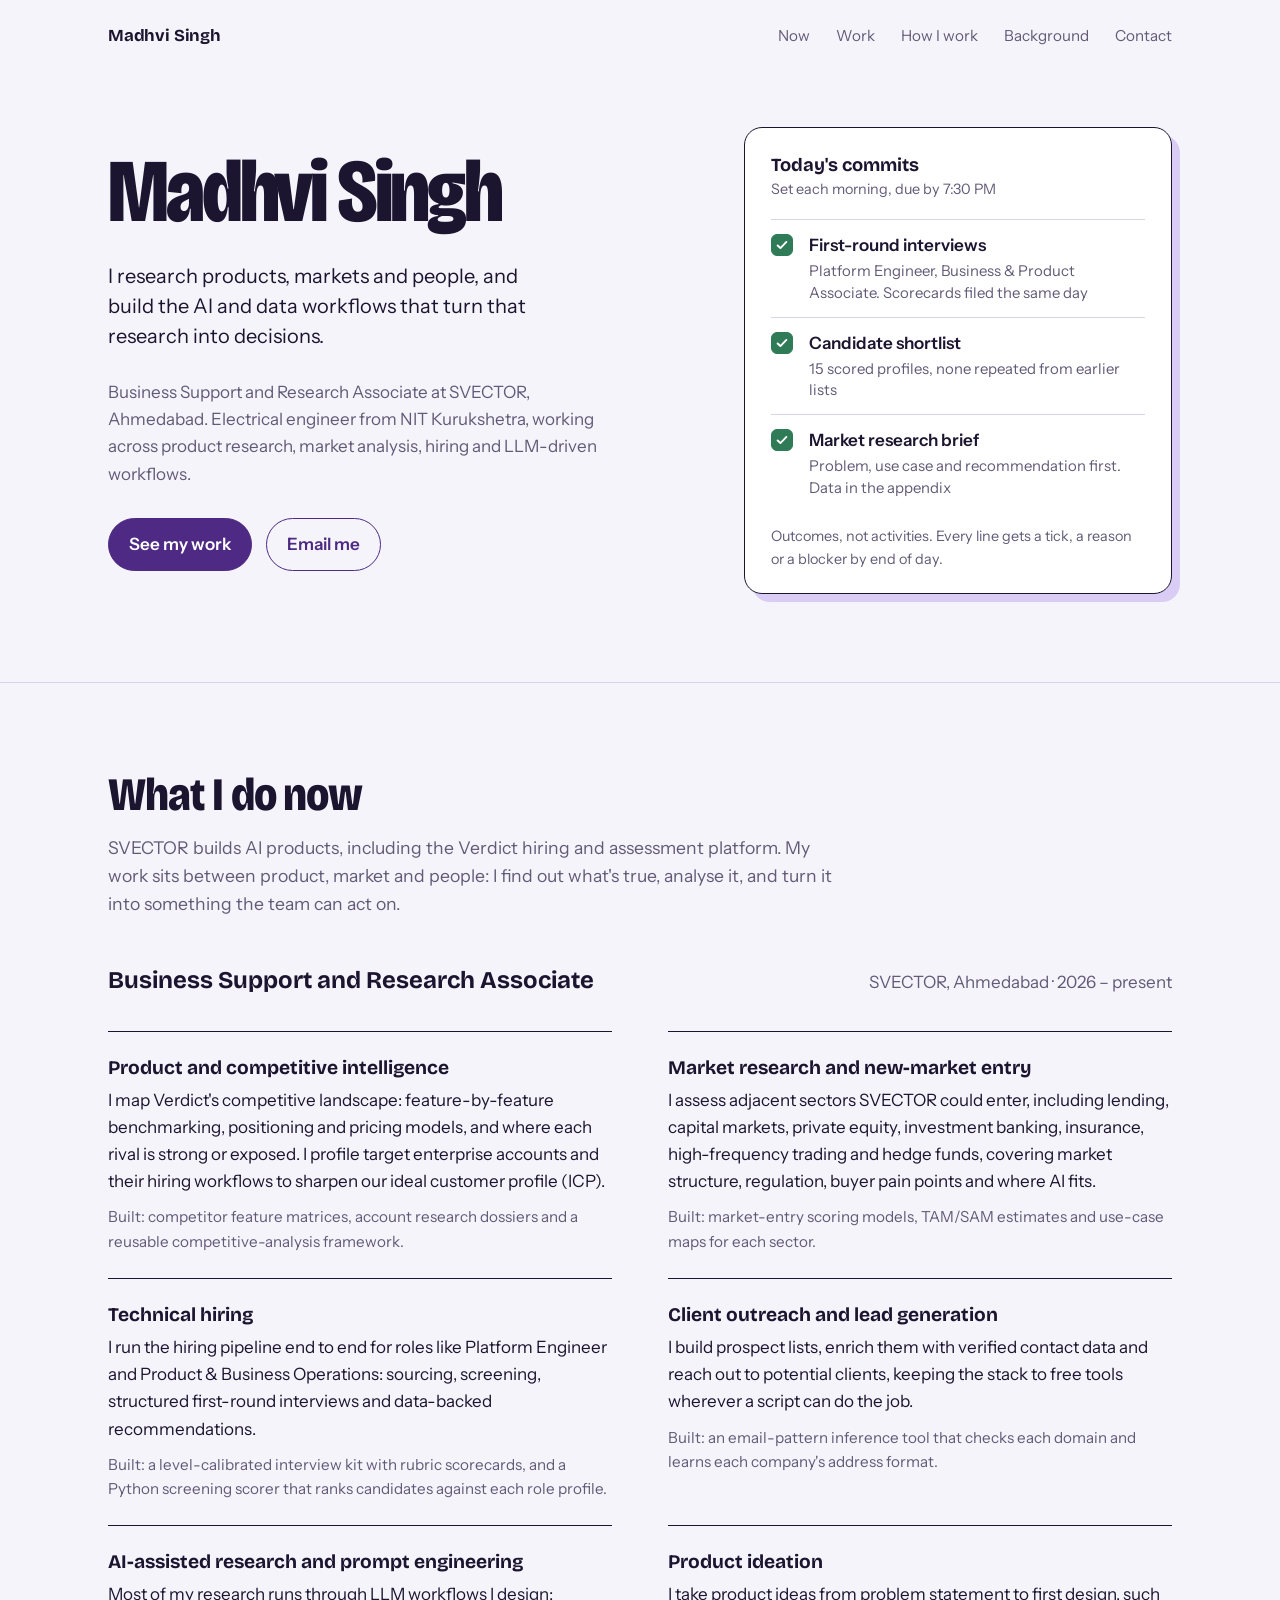
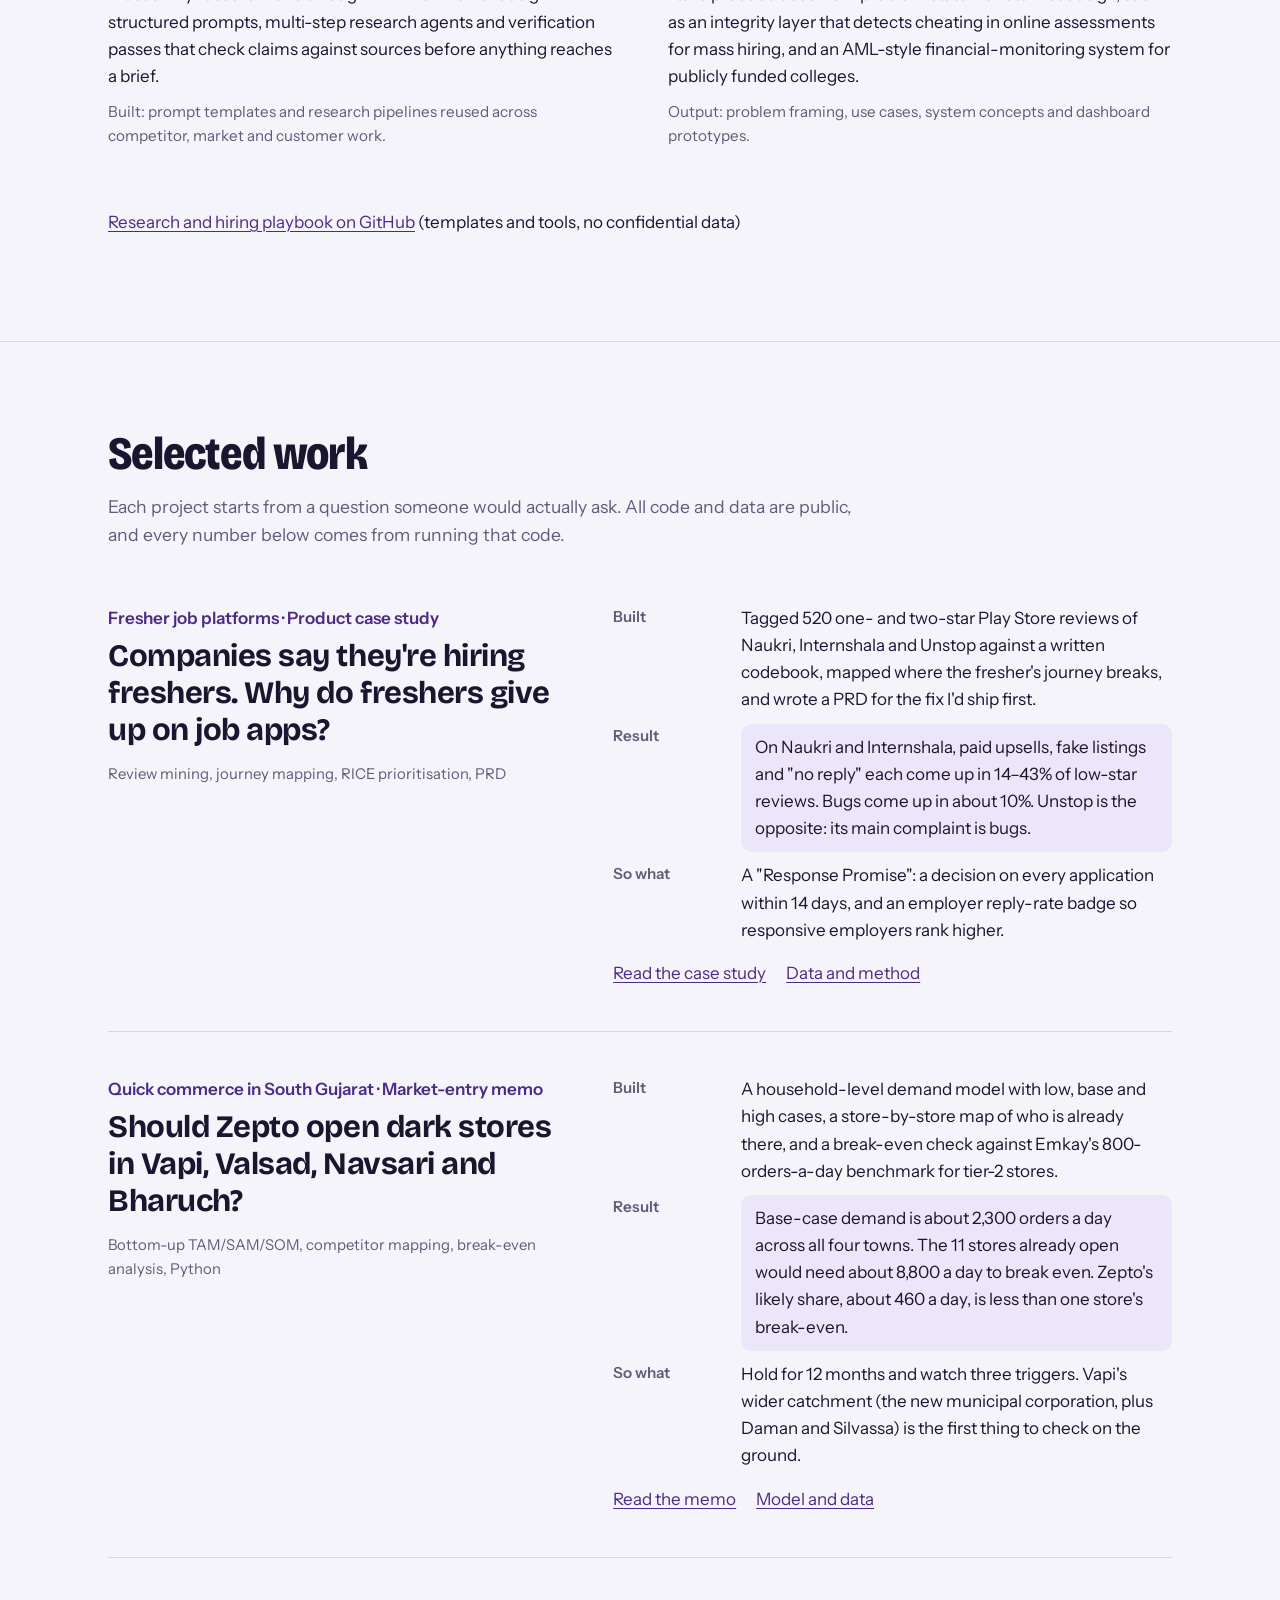
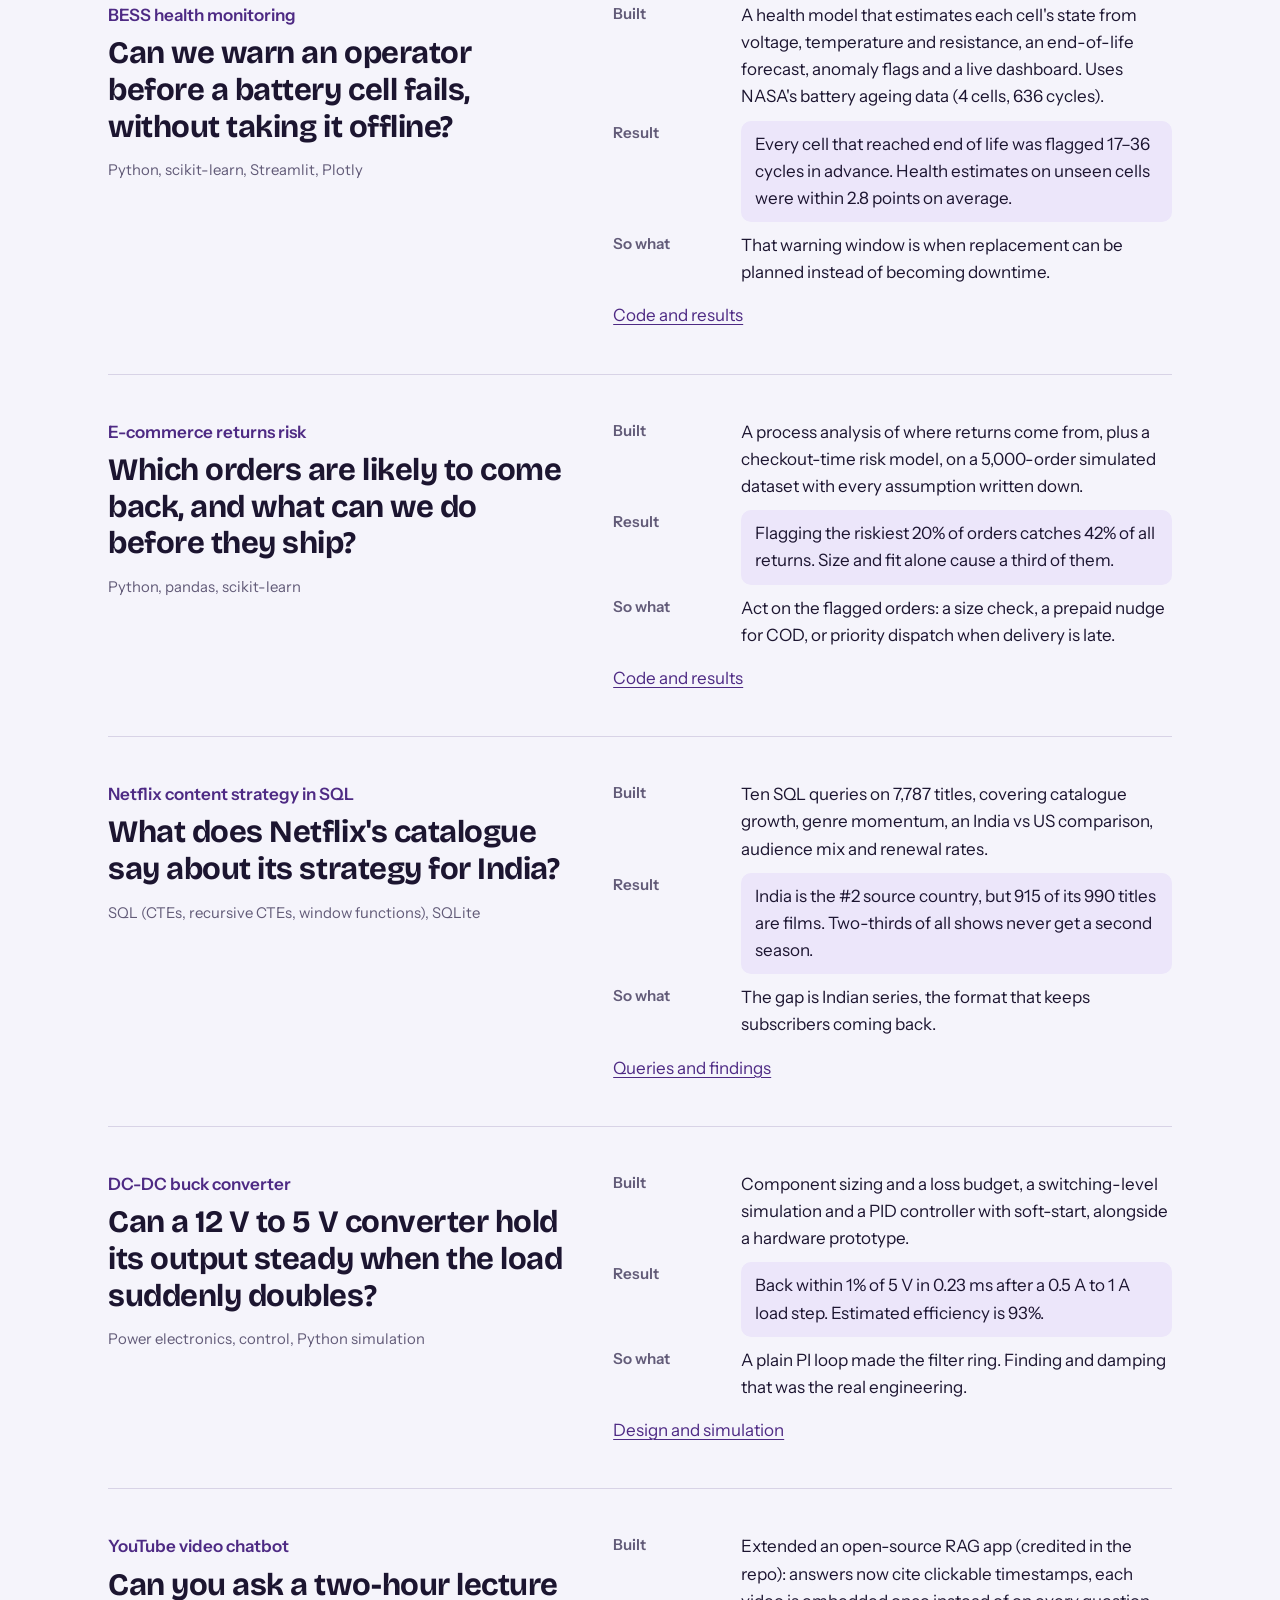
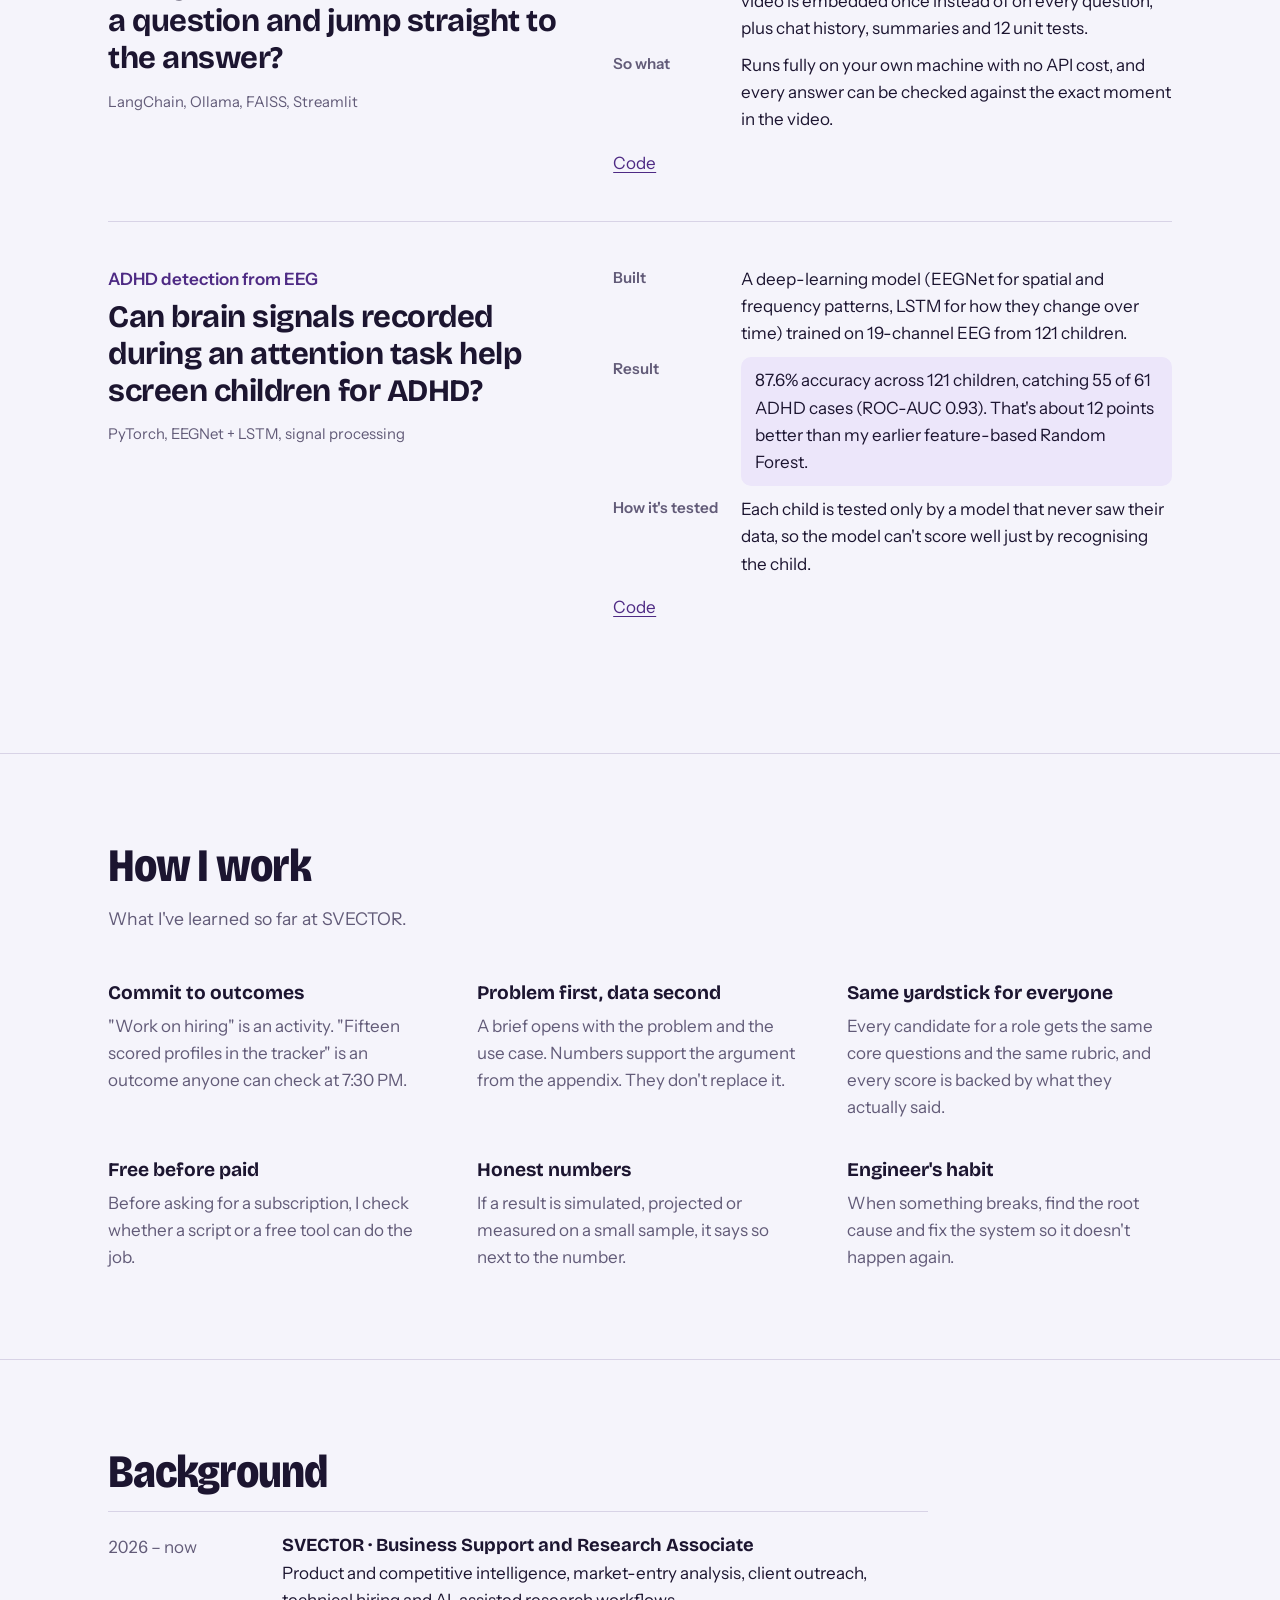
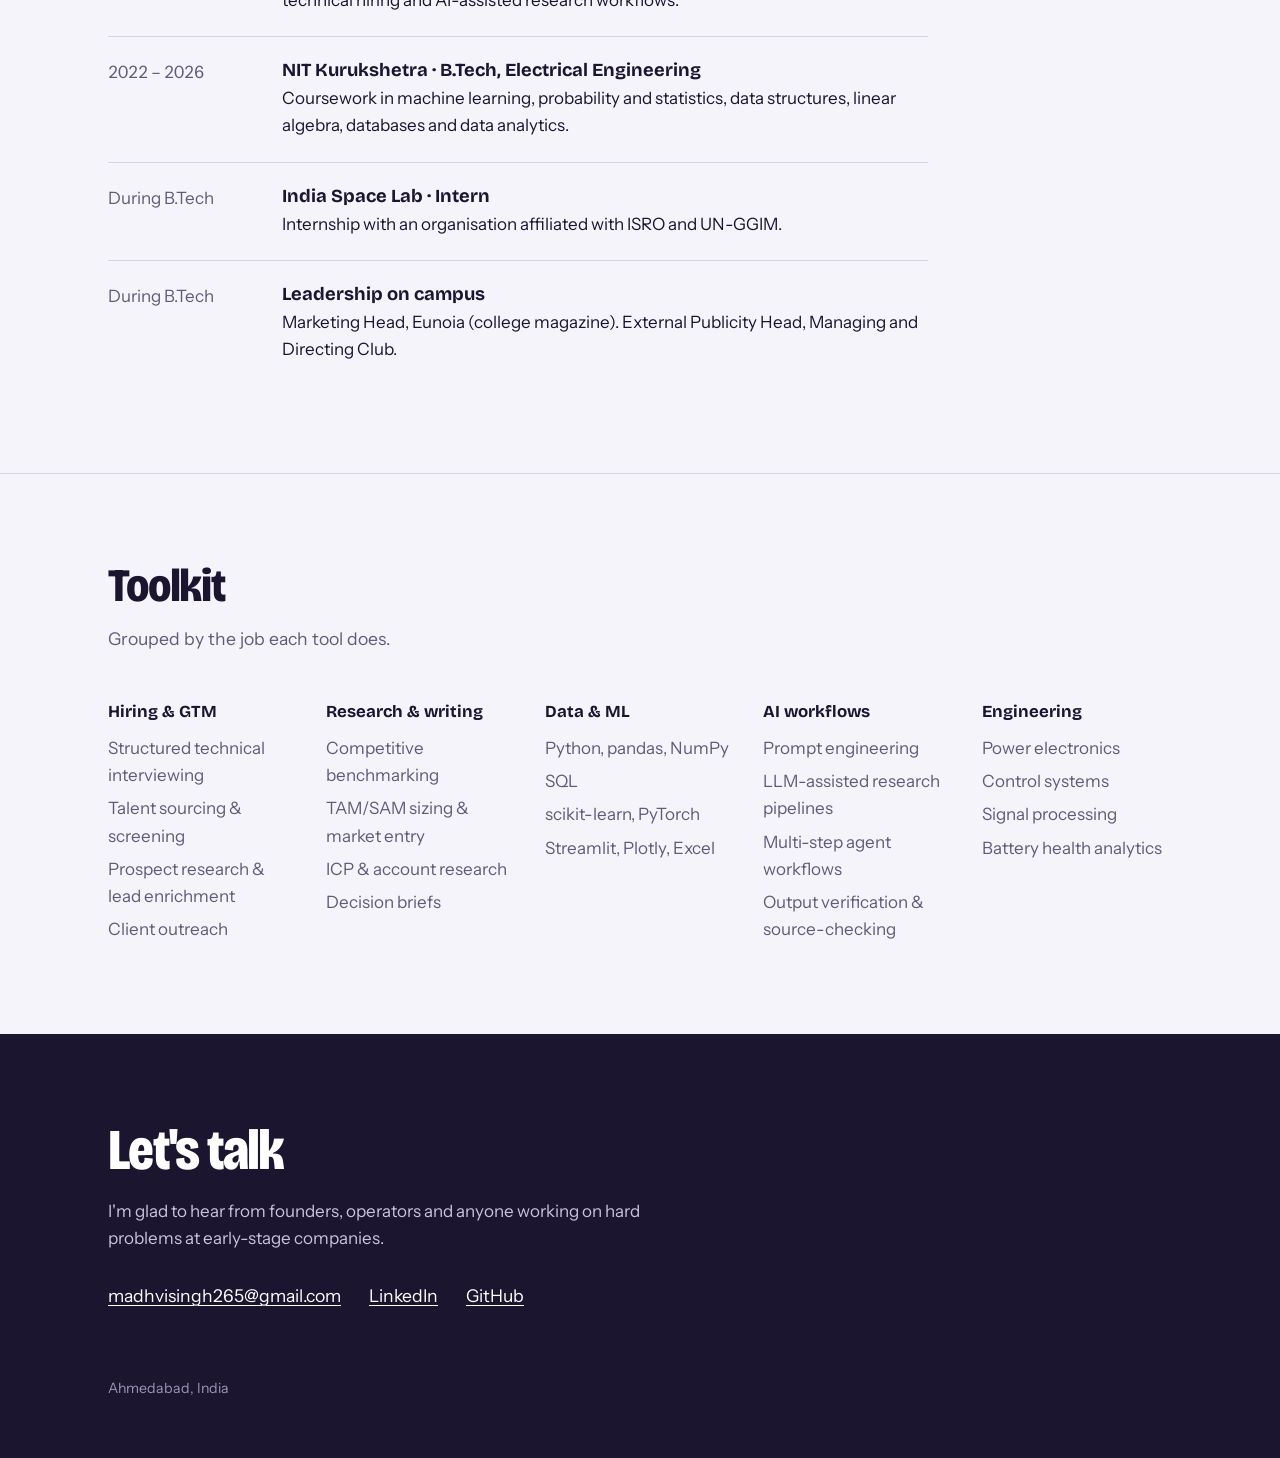
<file: index.html>
<!DOCTYPE html>
<html lang="en">
<head>
<meta charset="utf-8">
<meta name="viewport" content="width=device-width, initial-scale=1">
<title>Madhvi Singh – Business Support and Research Associate, SVECTOR</title>
<meta name="description" content="Madhvi Singh: Business Support and Research Associate at SVECTOR. Electrical engineer working on product and competitive intelligence, market-entry analysis, technical hiring and AI-assisted research workflows.">
<link rel="preconnect" href="https://fonts.googleapis.com">
<link rel="preconnect" href="https://fonts.gstatic.com" crossorigin>
<link href="https://fonts.googleapis.com/css2?family=Bricolage+Grotesque:opsz,wdth,wght@12..96,75..100,400..800&family=Instrument+Sans:ital,wght@0,400..700;1,400&display=swap" rel="stylesheet">
<style>
  :root{
    --paper:#F5F4FB; --ink:#1C1530; --plum:#4E2A84; --lilac:#D9CCF5; --lilac-soft:#ECE6FA;
    --done:#2F7A57; --muted:#625B78; --rule:#D8D3E6;
    --display:"Bricolage Grotesque", "Segoe UI", system-ui, sans-serif;
    --body:"Instrument Sans", "Segoe UI", system-ui, sans-serif;
  }
  *{box-sizing:border-box}
  html{scroll-behavior:smooth}
  body{margin:0;background:var(--paper);color:var(--ink);font:400 1.0625rem/1.6 var(--body);-webkit-font-smoothing:antialiased}
  a{color:var(--plum);text-underline-offset:3px;text-decoration-thickness:1px}
  a:hover{text-decoration-thickness:2px}
  :focus-visible{outline:3px solid var(--plum);outline-offset:3px;border-radius:4px}
  .wrap{max-width:1120px;margin:0 auto;padding:0 28px}

  /* nav */
  nav{display:flex;justify-content:space-between;align-items:center;padding:22px 0}
  nav .mark{font:700 1.05rem var(--display);color:var(--ink);text-decoration:none;letter-spacing:-.01em}
  nav ul{display:flex;gap:26px;list-style:none;margin:0;padding:0}
  nav ul a{color:var(--muted);text-decoration:none;font-size:.95rem}
  nav ul a:hover{color:var(--ink)}

  /* hero */
  .hero{display:grid;grid-template-columns:1.15fr .85fr;gap:56px;align-items:center;padding:56px 0 88px}
  h1{font:800 clamp(3rem,7.4vw,5.6rem)/.92 var(--display);font-variation-settings:"wdth" 80;letter-spacing:-.035em;margin:0 0 28px}
  .lede{font-size:1.25rem;line-height:1.5;max-width:34ch;margin:0 0 28px}
  .facts{color:var(--muted);margin:0 0 30px;max-width:46ch}
  .ctas{display:flex;gap:14px;flex-wrap:wrap}
  .btn{display:inline-block;padding:12px 20px;border-radius:999px;font-weight:600;text-decoration:none;border:1.5px solid var(--plum)}
  .btn.primary{background:var(--plum);color:#fff}
  .btn.ghost{color:var(--plum)}

  /* the commit card: the one memorable thing */
  .commit{background:#fff;border:1.5px solid var(--ink);border-radius:18px;padding:26px 26px 22px;box-shadow:8px 8px 0 var(--lilac)}
  .commit h2{font:700 1.15rem var(--display);margin:0 0 2px}
  .commit .when{color:var(--muted);font-size:.9rem;margin:0 0 18px}
  .commit ol{list-style:none;margin:0;padding:0}
  .commit li{display:grid;grid-template-columns:26px 1fr;gap:12px;padding:12px 0;border-top:1px solid var(--rule)}
  .box{width:22px;height:22px;border:1.5px solid var(--ink);border-radius:6px;margin-top:2px;display:grid;place-items:center;transition:background .25s,border-color .25s}
  .box svg{width:14px;height:14px;opacity:0;transition:opacity .2s}
  li.ticked .box{background:var(--done);border-color:var(--done)}
  li.ticked .box svg{opacity:1}
  .commit strong{display:block;font-weight:600}
  .commit span.out{display:block;color:var(--muted);font-size:.93rem;line-height:1.45;margin-top:2px}
  .commit .foot{margin:14px 0 0;font-size:.9rem;color:var(--muted)}

  section{padding:88px 0;border-top:1px solid var(--rule)}
  h2.sec{font:800 clamp(2rem,4vw,2.9rem)/1.05 var(--display);font-variation-settings:"wdth" 85;letter-spacing:-.025em;margin:0 0 14px}
  .intro{max-width:62ch;color:var(--muted);margin:0 0 48px;font-size:1.1rem}

  /* now: role */
  .role-head{display:flex;flex-wrap:wrap;justify-content:space-between;gap:8px 24px;align-items:baseline;margin-bottom:34px}
  .role-head h3{font:700 1.5rem var(--display);margin:0}
  .role-head p{margin:0;color:var(--muted)}
  .streams{display:grid;grid-template-columns:repeat(2,1fr);gap:0 56px}
  .stream{padding:24px 0;border-top:1.5px solid var(--ink)}
  .stream h4{font:700 1.2rem var(--display);margin:0 0 8px}
  .stream p{margin:0 0 10px}
  .stream .made{font-size:.95rem;color:var(--muted);margin:0}

  /* work */
  .proj{display:grid;grid-template-columns:.9fr 1.1fr;gap:48px;padding:44px 0;border-top:1px solid var(--rule)}
  .proj:first-of-type{border-top:0;padding-top:8px}
  .q{font:700 clamp(1.45rem,2.6vw,1.95rem)/1.18 var(--display);letter-spacing:-.015em;margin:0 0 14px}
  .proj .name{color:var(--plum);font-weight:600;margin:0 0 6px}
  .proj .stack{color:var(--muted);font-size:.93rem;margin:0}
  .proj dl{margin:0;display:grid;grid-template-columns:110px 1fr;gap:10px 18px}
  .proj dt{font-weight:600;color:var(--muted);font-size:.95rem}
  .proj dd{margin:0}
  .result{background:var(--lilac-soft);border-radius:10px;padding:10px 14px}
  .proj .links{grid-column:1/-1;margin-top:6px;display:flex;gap:20px;flex-wrap:wrap}

  /* principles */
  .principles{display:grid;grid-template-columns:repeat(3,1fr);gap:36px 44px}
  .principles h3{font:700 1.2rem/1.25 var(--display);margin:0 0 8px}
  .principles p{margin:0;color:var(--muted)}

  /* background timeline: a real sequence, so it is ordered */
  .timeline{list-style:none;margin:0;padding:0;max-width:820px}
  .timeline li{display:grid;grid-template-columns:150px 1fr;gap:24px;padding:22px 0;border-top:1px solid var(--rule)}
  .timeline .t{color:var(--muted);font-variant-numeric:tabular-nums}
  .timeline h3{font:700 1.15rem var(--display);margin:0 0 4px}
  .timeline p{margin:0}

  .skills{display:grid;grid-template-columns:repeat(5,1fr);gap:28px}
  .skills h3{font:700 1.05rem var(--display);margin:0 0 10px}
  .skills ul{margin:0;padding:0;list-style:none;color:var(--muted)}
  .skills li{padding:3px 0}

  footer{background:var(--ink);color:#EDE9F7;padding:88px 0 56px}
  footer h2{font:800 clamp(2.2rem,5vw,3.6rem)/1 var(--display);font-variation-settings:"wdth" 80;letter-spacing:-.03em;margin:0 0 18px;color:#fff}
  footer p{max-width:52ch;color:#C9C2DD}
  footer a{color:#fff}
  footer .contact{display:flex;gap:28px;flex-wrap:wrap;margin:30px 0 64px;font-size:1.1rem}
  footer small{color:#9C94B5}

  @media (max-width:880px){
    nav ul{display:none}
    .hero,.proj{grid-template-columns:1fr;gap:36px}
    .streams{grid-template-columns:1fr}
    .principles{grid-template-columns:1fr 1fr}
    .skills{grid-template-columns:1fr 1fr}
  }
  @media (max-width:560px){
    .wrap{padding:0 20px}
    .principles,.skills{grid-template-columns:1fr}
    .timeline li{grid-template-columns:1fr;gap:4px}
    .proj dl{grid-template-columns:1fr;gap:2px}
    .proj dd{margin-bottom:10px}
    section{padding:64px 0}
  }
  @media (prefers-reduced-motion:reduce){*{transition:none!important;scroll-behavior:auto!important}}
</style>
</head>
<body>
<div class="wrap">
  <nav aria-label="Main">
    <a class="mark" href="#top">Madhvi Singh</a>
    <ul>
      <li><a href="#now">Now</a></li>
      <li><a href="#work">Work</a></li>
      <li><a href="#how">How I work</a></li>
      <li><a href="#background">Background</a></li>
      <li><a href="#contact">Contact</a></li>
    </ul>
  </nav>

  <header class="hero" id="top">
    <div>
      <h1>Madhvi Singh</h1>
      <p class="lede">I research products, markets and people, and build the AI and data workflows that turn that research into decisions.</p>
      <p class="facts">Business Support and Research Associate at SVECTOR, Ahmedabad. Electrical engineer from NIT Kurukshetra, working across product research, market analysis, hiring and LLM-driven workflows.</p>
      <div class="ctas">
        <a class="btn primary" href="#work">See my work</a>
        <a class="btn ghost" href="mailto:madhvisingh265@gmail.com">Email me</a>
      </div>
    </div>

    <aside class="commit" aria-label="Example of my daily commits">
      <h2>Today's commits</h2>
      <p class="when">Set each morning, due by 7:30 PM</p>
      <ol id="commits">
        <li><div class="box" aria-hidden="true"><svg viewBox="0 0 16 16"><path d="M3 8.5l3.2 3L13 4.5" fill="none" stroke="#fff" stroke-width="2.2" stroke-linecap="round" stroke-linejoin="round"/></svg></div>
          <div><strong>First-round interviews</strong><span class="out">Platform Engineer, Business &amp; Product Associate. Scorecards filed the same day</span></div></li>
        <li><div class="box" aria-hidden="true"><svg viewBox="0 0 16 16"><path d="M3 8.5l3.2 3L13 4.5" fill="none" stroke="#fff" stroke-width="2.2" stroke-linecap="round" stroke-linejoin="round"/></svg></div>
          <div><strong>Candidate shortlist</strong><span class="out">15 scored profiles, none repeated from earlier lists</span></div></li>
        <li><div class="box" aria-hidden="true"><svg viewBox="0 0 16 16"><path d="M3 8.5l3.2 3L13 4.5" fill="none" stroke="#fff" stroke-width="2.2" stroke-linecap="round" stroke-linejoin="round"/></svg></div>
          <div><strong>Market research brief</strong><span class="out">Problem, use case and recommendation first. Data in the appendix</span></div></li>
      </ol>
      <p class="foot">Outcomes, not activities. Every line gets a tick, a reason or a blocker by end of day.</p>
    </aside>
  </header>
</div>

<section id="now">
  <div class="wrap">
    <h2 class="sec">What I do now</h2>
    <p class="intro">SVECTOR builds AI products, including the Verdict hiring and assessment platform. My work sits between product, market and people: I find out what's true, analyse it, and turn it into something the team can act on.</p>
    <div class="role-head">
      <h3>Business Support and Research Associate</h3>
      <p>SVECTOR, Ahmedabad · 2026 – present</p>
    </div>
    <div class="streams">
      <div class="stream">
        <h4>Product and competitive intelligence</h4>
        <p>I map Verdict's competitive landscape: feature-by-feature benchmarking, positioning and pricing models, and where each rival is strong or exposed. I profile target enterprise accounts and their hiring workflows to sharpen our ideal customer profile (ICP).</p>
        <p class="made">Built: competitor feature matrices, account research dossiers and a reusable competitive-analysis framework.</p>
      </div>
      <div class="stream">
        <h4>Market research and new-market entry</h4>
        <p>I assess adjacent sectors SVECTOR could enter, including lending, capital markets, private equity, investment banking, insurance, high-frequency trading and hedge funds, covering market structure, regulation, buyer pain points and where AI fits.</p>
        <p class="made">Built: market-entry scoring models, TAM/SAM estimates and use-case maps for each sector.</p>
      </div>
      <div class="stream">
        <h4>Technical hiring</h4>
        <p>I run the hiring pipeline end to end for roles like Platform Engineer and Product &amp; Business Operations: sourcing, screening, structured first-round interviews and data-backed recommendations.</p>
        <p class="made">Built: a level-calibrated interview kit with rubric scorecards, and a Python screening scorer that ranks candidates against each role profile.</p>
      </div>
      <div class="stream">
        <h4>Client outreach and lead generation</h4>
        <p>I build prospect lists, enrich them with verified contact data and reach out to potential clients, keeping the stack to free tools wherever a script can do the job.</p>
        <p class="made">Built: an email-pattern inference tool that checks each domain and learns each company's address format.</p>
      </div>
      <div class="stream">
        <h4>AI-assisted research and prompt engineering</h4>
        <p>Most of my research runs through LLM workflows I design: structured prompts, multi-step research agents and verification passes that check claims against sources before anything reaches a brief.</p>
        <p class="made">Built: prompt templates and research pipelines reused across competitor, market and customer work.</p>
      </div>
      <div class="stream">
        <h4>Product ideation</h4>
        <p>I take product ideas from problem statement to first design, such as an integrity layer that detects cheating in online assessments for mass hiring, and an AML-style financial-monitoring system for publicly funded colleges.</p>
        <p class="made">Output: problem framing, use cases, system concepts and dashboard prototypes.</p>
      </div>
    </div>
    <p style="margin-top:36px"><a href="https://github.com/madhvisingh265/founders-office-playbook">Research and hiring playbook on GitHub</a> (templates and tools, no confidential data)</p>
  </div>
</section>

<section id="work">
  <div class="wrap">
    <h2 class="sec">Selected work</h2>
    <p class="intro">Each project starts from a question someone would actually ask. All code and data are public, and every number below comes from running that code.</p>

    <article class="proj">
      <div>
        <p class="name">Fresher job platforms · Product case study</p>
        <p class="q">Companies say they're hiring freshers. Why do freshers give up on job apps?</p>
        <p class="stack">Review mining, journey mapping, RICE prioritisation, PRD</p>
      </div>
      <dl>
        <dt>Built</dt><dd>Tagged 520 one- and two-star Play Store reviews of Naukri, Internshala and Unstop against a written codebook, mapped where the fresher's journey breaks, and wrote a PRD for the fix I'd ship first.</dd>
        <dt>Result</dt><dd class="result">On Naukri and Internshala, paid upsells, fake listings and "no reply" each come up in 14–43% of low-star reviews. Bugs come up in about 10%. Unstop is the opposite: its main complaint is bugs.</dd>
        <dt>So what</dt><dd>A "Response Promise": a decision on every application within 14 days, and an employer reply-rate badge so responsive employers rank higher.</dd>
        <dd class="links"><a href="case-studies/fresher-job-platforms.html">Read the case study</a><a href="https://github.com/madhvisingh265/fresher-job-platforms-case-study">Data and method</a></dd>
      </dl>
    </article>

    <article class="proj">
      <div>
        <p class="name">Quick commerce in South Gujarat · Market-entry memo</p>
        <p class="q">Should Zepto open dark stores in Vapi, Valsad, Navsari and Bharuch?</p>
        <p class="stack">Bottom-up TAM/SAM/SOM, competitor mapping, break-even analysis, Python</p>
      </div>
      <dl>
        <dt>Built</dt><dd>A household-level demand model with low, base and high cases, a store-by-store map of who is already there, and a break-even check against Emkay's 800-orders-a-day benchmark for tier-2 stores.</dd>
        <dt>Result</dt><dd class="result">Base-case demand is about 2,300 orders a day across all four towns. The 11 stores already open would need about 8,800 a day to break even. Zepto's likely share, about 460 a day, is less than one store's break-even.</dd>
        <dt>So what</dt><dd>Hold for 12 months and watch three triggers. Vapi's wider catchment (the new municipal corporation, plus Daman and Silvassa) is the first thing to check on the ground.</dd>
        <dd class="links"><a href="case-studies/quick-commerce-south-gujarat.html">Read the memo</a><a href="https://github.com/madhvisingh265/quick-commerce-south-gujarat">Model and data</a></dd>
      </dl>
    </article>

    <article class="proj">
      <div>
        <p class="name">BESS health monitoring</p>
        <p class="q">Can we warn an operator before a battery cell fails, without taking it offline?</p>
        <p class="stack">Python, scikit-learn, Streamlit, Plotly</p>
      </div>
      <dl>
        <dt>Built</dt><dd>A health model that estimates each cell's state from voltage, temperature and resistance, an end-of-life forecast, anomaly flags and a live dashboard. Uses NASA's battery ageing data (4 cells, 636 cycles).</dd>
        <dt>Result</dt><dd class="result">Every cell that reached end of life was flagged 17–36 cycles in advance. Health estimates on unseen cells were within 2.8 points on average.</dd>
        <dt>So what</dt><dd>That warning window is when replacement can be planned instead of becoming downtime.</dd>
        <dd class="links"><a href="https://github.com/madhvisingh265/bess-battery-health-dashboard">Code and results</a></dd>
      </dl>
    </article>

    <article class="proj">
      <div>
        <p class="name">E-commerce returns risk</p>
        <p class="q">Which orders are likely to come back, and what can we do before they ship?</p>
        <p class="stack">Python, pandas, scikit-learn</p>
      </div>
      <dl>
        <dt>Built</dt><dd>A process analysis of where returns come from, plus a checkout-time risk model, on a 5,000-order simulated dataset with every assumption written down.</dd>
        <dt>Result</dt><dd class="result">Flagging the riskiest 20% of orders catches 42% of all returns. Size and fit alone cause a third of them.</dd>
        <dt>So what</dt><dd>Act on the flagged orders: a size check, a prepaid nudge for COD, or priority dispatch when delivery is late.</dd>
        <dd class="links"><a href="https://github.com/madhvisingh265/ecommerce-returns-risk">Code and results</a></dd>
      </dl>
    </article>

    <article class="proj">
      <div>
        <p class="name">Netflix content strategy in SQL</p>
        <p class="q">What does Netflix's catalogue say about its strategy for India?</p>
        <p class="stack">SQL (CTEs, recursive CTEs, window functions), SQLite</p>
      </div>
      <dl>
        <dt>Built</dt><dd>Ten SQL queries on 7,787 titles, covering catalogue growth, genre momentum, an India vs US comparison, audience mix and renewal rates.</dd>
        <dt>Result</dt><dd class="result">India is the #2 source country, but 915 of its 990 titles are films. Two-thirds of all shows never get a second season.</dd>
        <dt>So what</dt><dd>The gap is Indian series, the format that keeps subscribers coming back.</dd>
        <dd class="links"><a href="https://github.com/madhvisingh265/netflix-sql-content-strategy">Queries and findings</a></dd>
      </dl>
    </article>

    <article class="proj">
      <div>
        <p class="name">DC-DC buck converter</p>
        <p class="q">Can a 12 V to 5 V converter hold its output steady when the load suddenly doubles?</p>
        <p class="stack">Power electronics, control, Python simulation</p>
      </div>
      <dl>
        <dt>Built</dt><dd>Component sizing and a loss budget, a switching-level simulation and a PID controller with soft-start, alongside a hardware prototype.</dd>
        <dt>Result</dt><dd class="result">Back within 1% of 5 V in 0.23 ms after a 0.5 A to 1 A load step. Estimated efficiency is 93%.</dd>
        <dt>So what</dt><dd>A plain PI loop made the filter ring. Finding and damping that was the real engineering.</dd>
        <dd class="links"><a href="https://github.com/madhvisingh265/dc-dc-buck-converter">Design and simulation</a></dd>
      </dl>
    </article>

    <article class="proj">
      <div>
        <p class="name">YouTube video chatbot</p>
        <p class="q">Can you ask a two-hour lecture a question and jump straight to the answer?</p>
        <p class="stack">LangChain, Ollama, FAISS, Streamlit</p>
      </div>
      <dl>
        <dt>Built</dt><dd>Extended an open-source RAG app (credited in the repo): answers now cite clickable timestamps, each video is embedded once instead of on every question, plus chat history, summaries and 12 unit tests.</dd>
        <dt>So what</dt><dd>Runs fully on your own machine with no API cost, and every answer can be checked against the exact moment in the video.</dd>
        <dd class="links"><a href="https://github.com/madhvisingh265/youtube-chatbot">Code</a></dd>
      </dl>
    </article>

    <article class="proj">
      <div>
        <p class="name">ADHD detection from EEG</p>
        <p class="q">Can brain signals recorded during an attention task help screen children for ADHD?</p>
        <p class="stack">PyTorch, EEGNet + LSTM, signal processing</p>
      </div>
      <dl>
        <dt>Built</dt><dd>A deep-learning model (EEGNet for spatial and frequency patterns, LSTM for how they change over time) trained on 19-channel EEG from 121 children.</dd>
        <dt>Result</dt><dd class="result">87.6% accuracy across 121 children, catching 55 of 61 ADHD cases (ROC-AUC 0.93). That's about 12 points better than my earlier feature-based Random Forest.</dd>
        <dt>How it's tested</dt><dd>Each child is tested only by a model that never saw their data, so the model can't score well just by recognising the child.</dd>
        <dd class="links"><a href="https://github.com/madhvisingh265/adhd-diagnosis">Code</a></dd>
      </dl>
    </article>
  </div>
</section>

<section id="how">
  <div class="wrap">
    <h2 class="sec">How I work</h2>
    <p class="intro">What I've learned so far at SVECTOR.</p>
    <div class="principles">
      <div><h3>Commit to outcomes</h3><p>"Work on hiring" is an activity. "Fifteen scored profiles in the tracker" is an outcome anyone can check at 7:30 PM.</p></div>
      <div><h3>Problem first, data second</h3><p>A brief opens with the problem and the use case. Numbers support the argument from the appendix. They don't replace it.</p></div>
      <div><h3>Same yardstick for everyone</h3><p>Every candidate for a role gets the same core questions and the same rubric, and every score is backed by what they actually said.</p></div>
      <div><h3>Free before paid</h3><p>Before asking for a subscription, I check whether a script or a free tool can do the job.</p></div>
      <div><h3>Honest numbers</h3><p>If a result is simulated, projected or measured on a small sample, it says so next to the number.</p></div>
      <div><h3>Engineer's habit</h3><p>When something breaks, find the root cause and fix the system so it doesn't happen again.</p></div>
    </div>
  </div>
</section>

<section id="background">
  <div class="wrap">
    <h2 class="sec">Background</h2>
    <ol class="timeline" reversed>
      <li><span class="t">2026 – now</span><div><h3>SVECTOR · Business Support and Research Associate</h3><p>Product and competitive intelligence, market-entry analysis, client outreach, technical hiring and AI-assisted research workflows.</p></div></li>
      <li><span class="t">2022 – 2026</span><div><h3>NIT Kurukshetra · B.Tech, Electrical Engineering</h3><p>Coursework in machine learning, probability and statistics, data structures, linear algebra, databases and data analytics.</p></div></li>
      <li><span class="t">During B.Tech</span><div><h3>India Space Lab · Intern</h3><p>Internship with an organisation affiliated with ISRO and UN-GGIM.</p></div></li>
      <li><span class="t">During B.Tech</span><div><h3>Leadership on campus</h3><p>Marketing Head, Eunoia (college magazine). External Publicity Head, Managing and Directing Club.</p></div></li>
    </ol>
  </div>
</section>

<section id="skills">
  <div class="wrap">
    <h2 class="sec">Toolkit</h2>
    <p class="intro">Grouped by the job each tool does.</p>
    <div class="skills">
      <div><h3>Hiring &amp; GTM</h3><ul><li>Structured technical interviewing</li><li>Talent sourcing &amp; screening</li><li>Prospect research &amp; lead enrichment</li><li>Client outreach</li></ul></div>
      <div><h3>Research &amp; writing</h3><ul><li>Competitive benchmarking</li><li>TAM/SAM sizing &amp; market entry</li><li>ICP &amp; account research</li><li>Decision briefs</li></ul></div>
      <div><h3>Data &amp; ML</h3><ul><li>Python, pandas, NumPy</li><li>SQL</li><li>scikit-learn, PyTorch</li><li>Streamlit, Plotly, Excel</li></ul></div>
      <div><h3>AI workflows</h3><ul><li>Prompt engineering</li><li>LLM-assisted research pipelines</li><li>Multi-step agent workflows</li><li>Output verification &amp; source-checking</li></ul></div>
      <div><h3>Engineering</h3><ul><li>Power electronics</li><li>Control systems</li><li>Signal processing</li><li>Battery health analytics</li></ul></div>
    </div>
  </div>
</section>

<footer id="contact">
  <div class="wrap">
    <h2>Let's talk</h2>
    <p>I'm glad to hear from founders, operators and anyone working on hard problems at early-stage companies.</p>
    <div class="contact">
      <a href="mailto:madhvisingh265@gmail.com">madhvisingh265@gmail.com</a>
      <a href="https://linkedin.com/in/madhvi-singh265">LinkedIn</a>
      <a href="https://github.com/madhvisingh265">GitHub</a>
    </div>
    <small>Ahmedabad, India</small>
  </div>
</footer>

<script>
  // One orchestrated moment: the day's commits tick off in sequence when the page loads.
  (function(){
    var items = document.querySelectorAll('#commits li');
    var reduce = window.matchMedia('(prefers-reduced-motion: reduce)').matches;
    items.forEach(function(li, i){
      if (reduce) { li.classList.add('ticked'); return; }
      setTimeout(function(){ li.classList.add('ticked'); }, 700 + i * 650);
    });
  })();
</script>
</body>
</html>
</file>
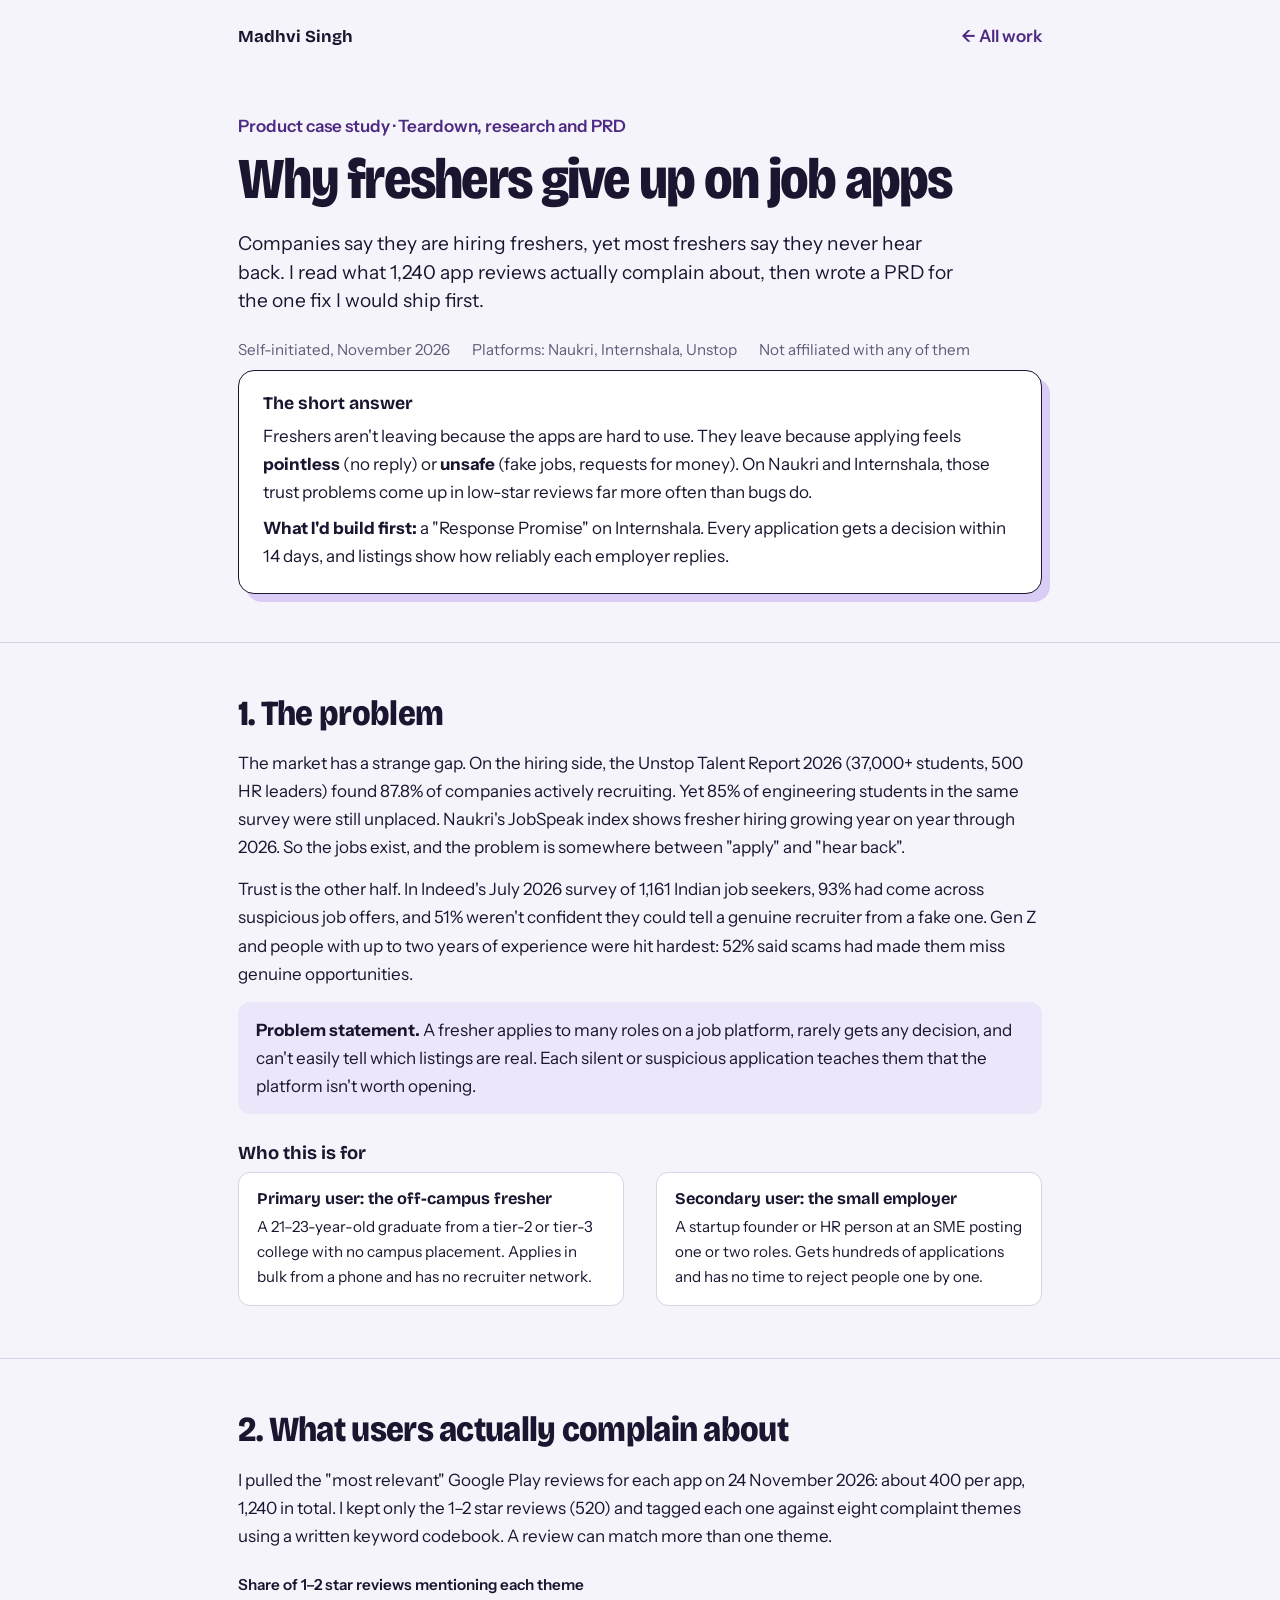
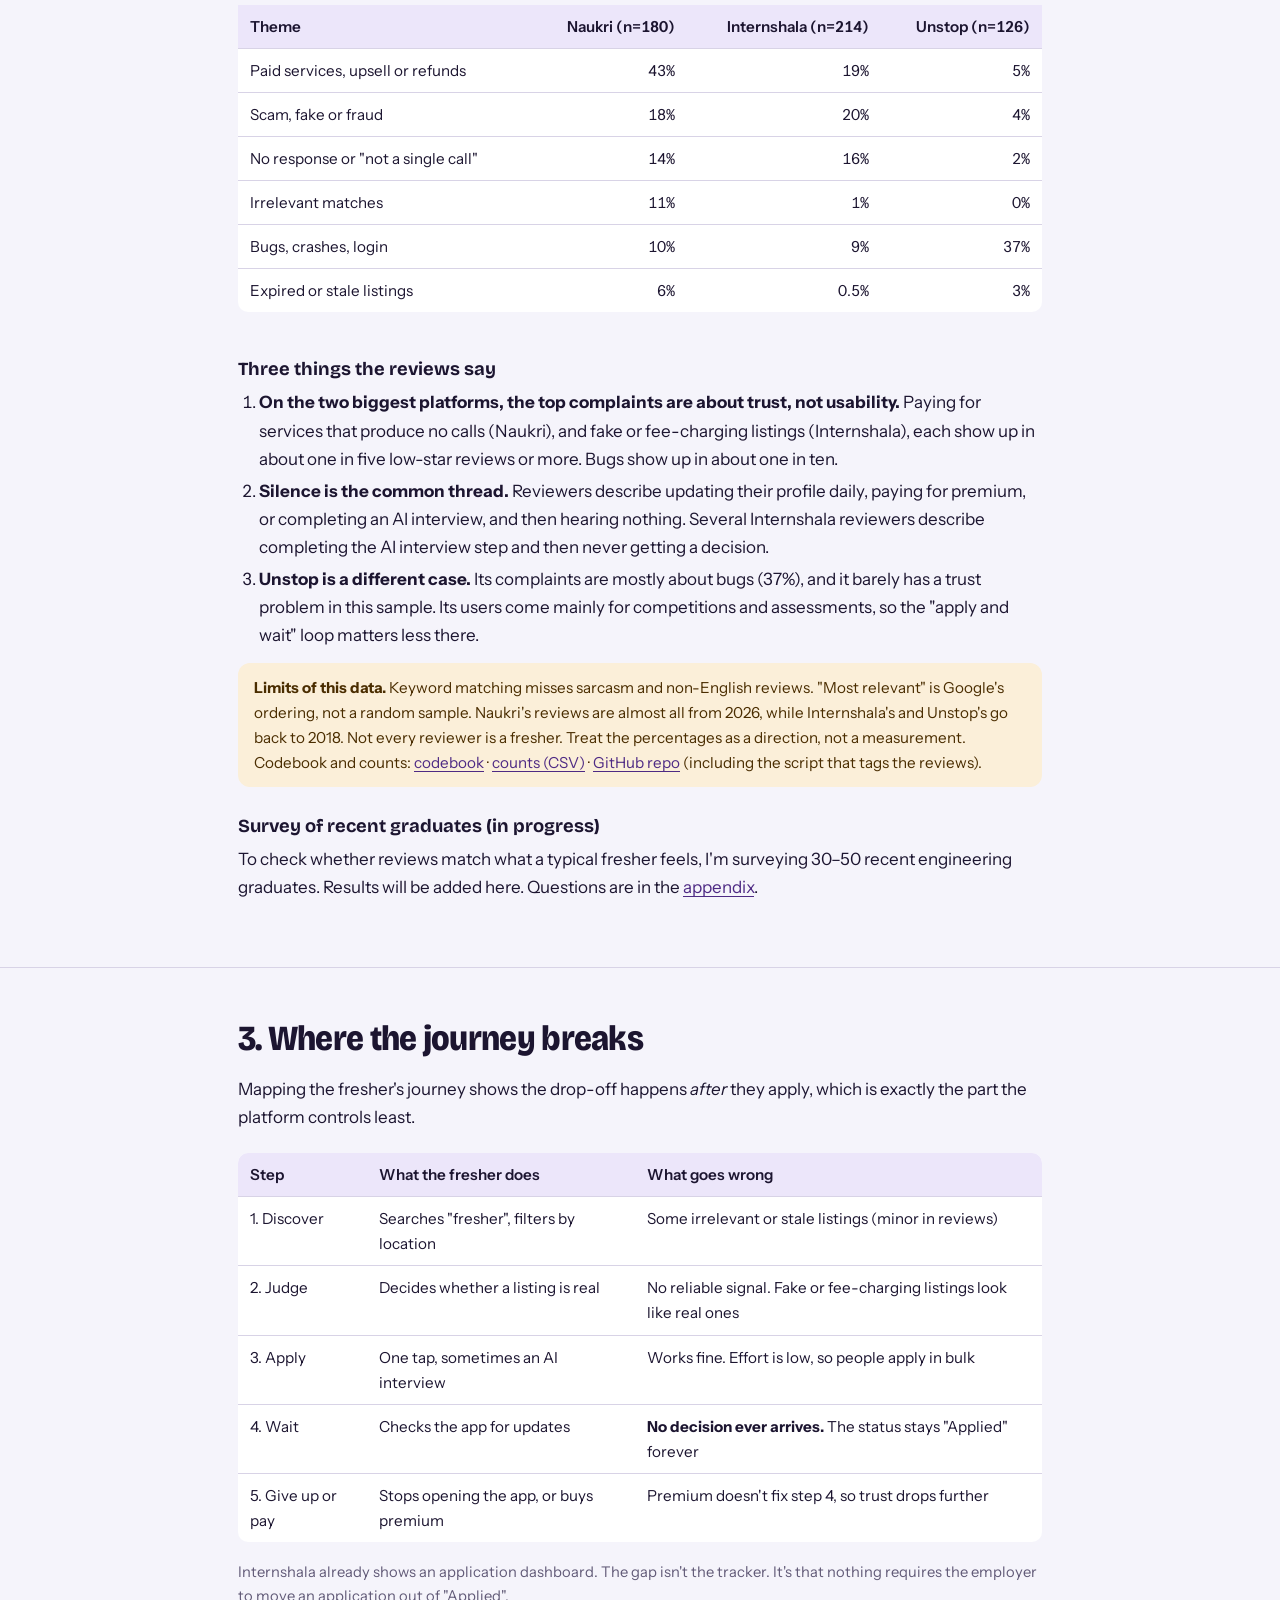
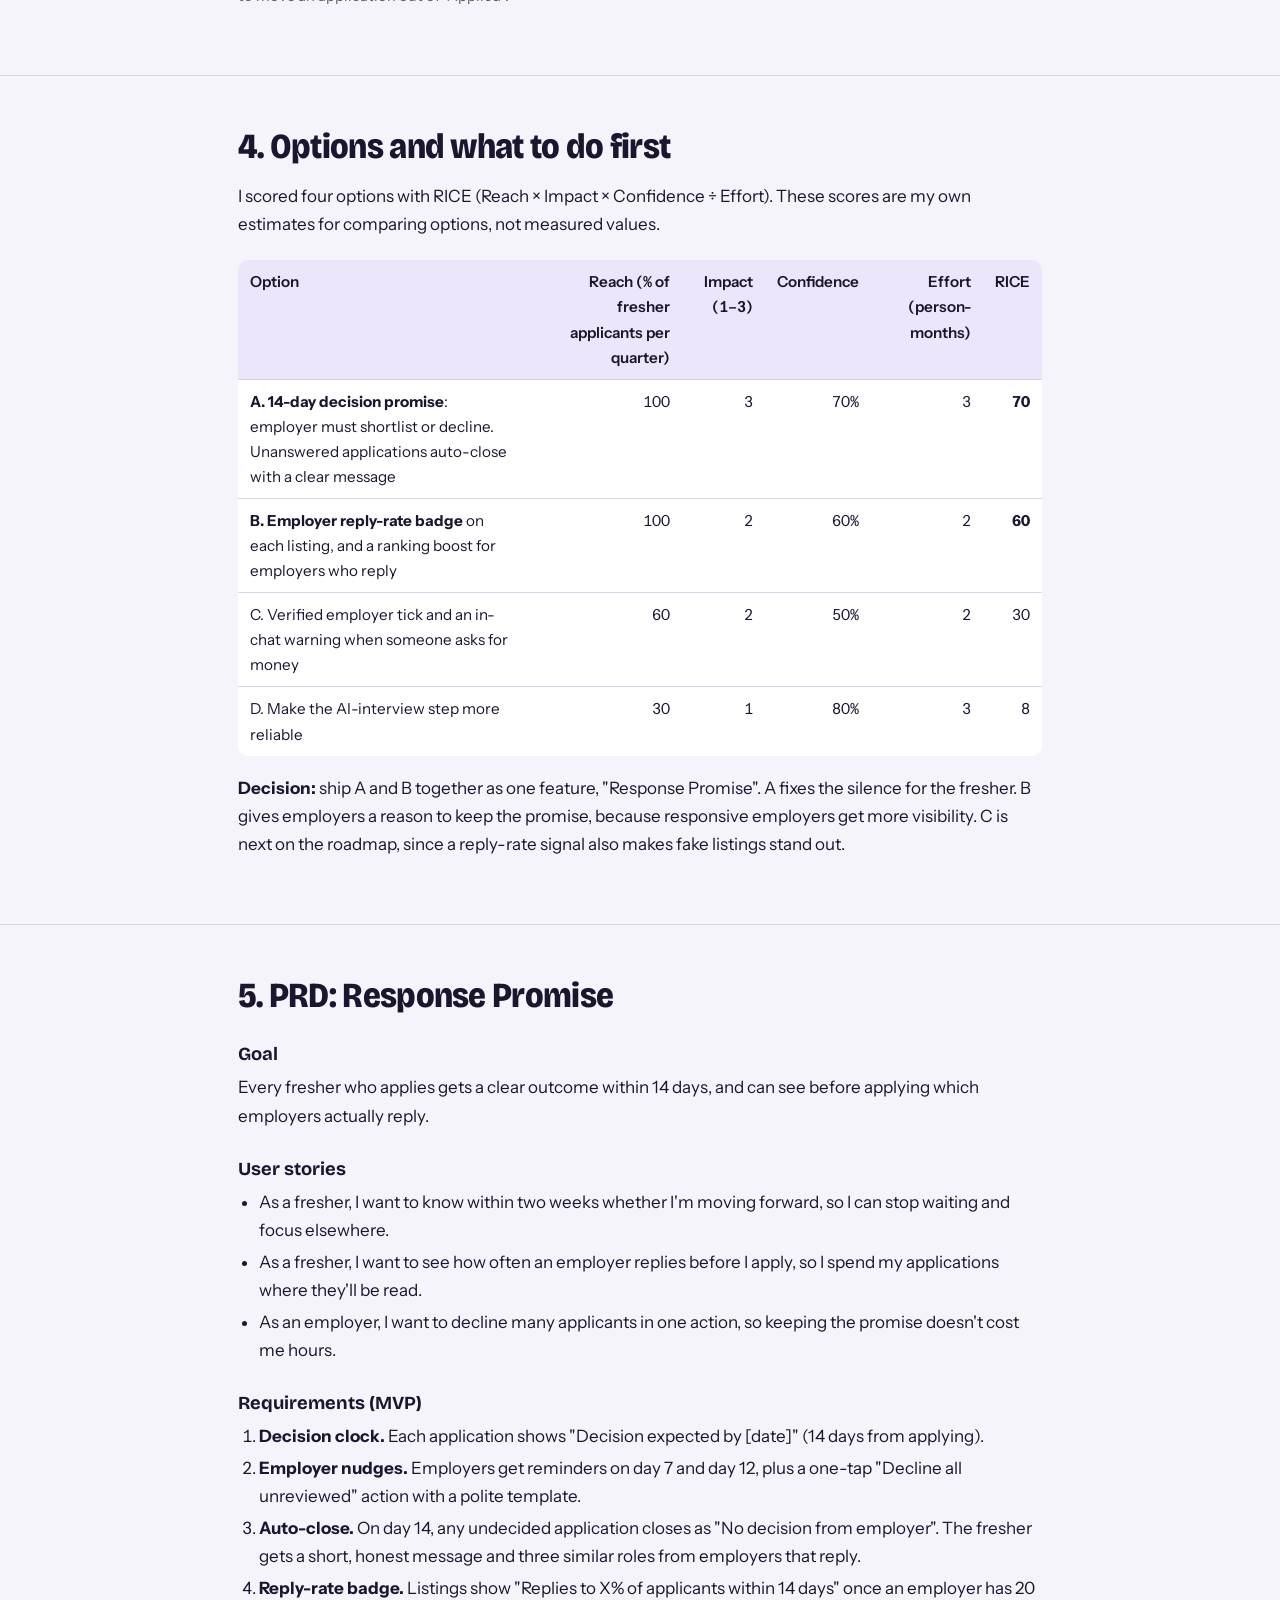
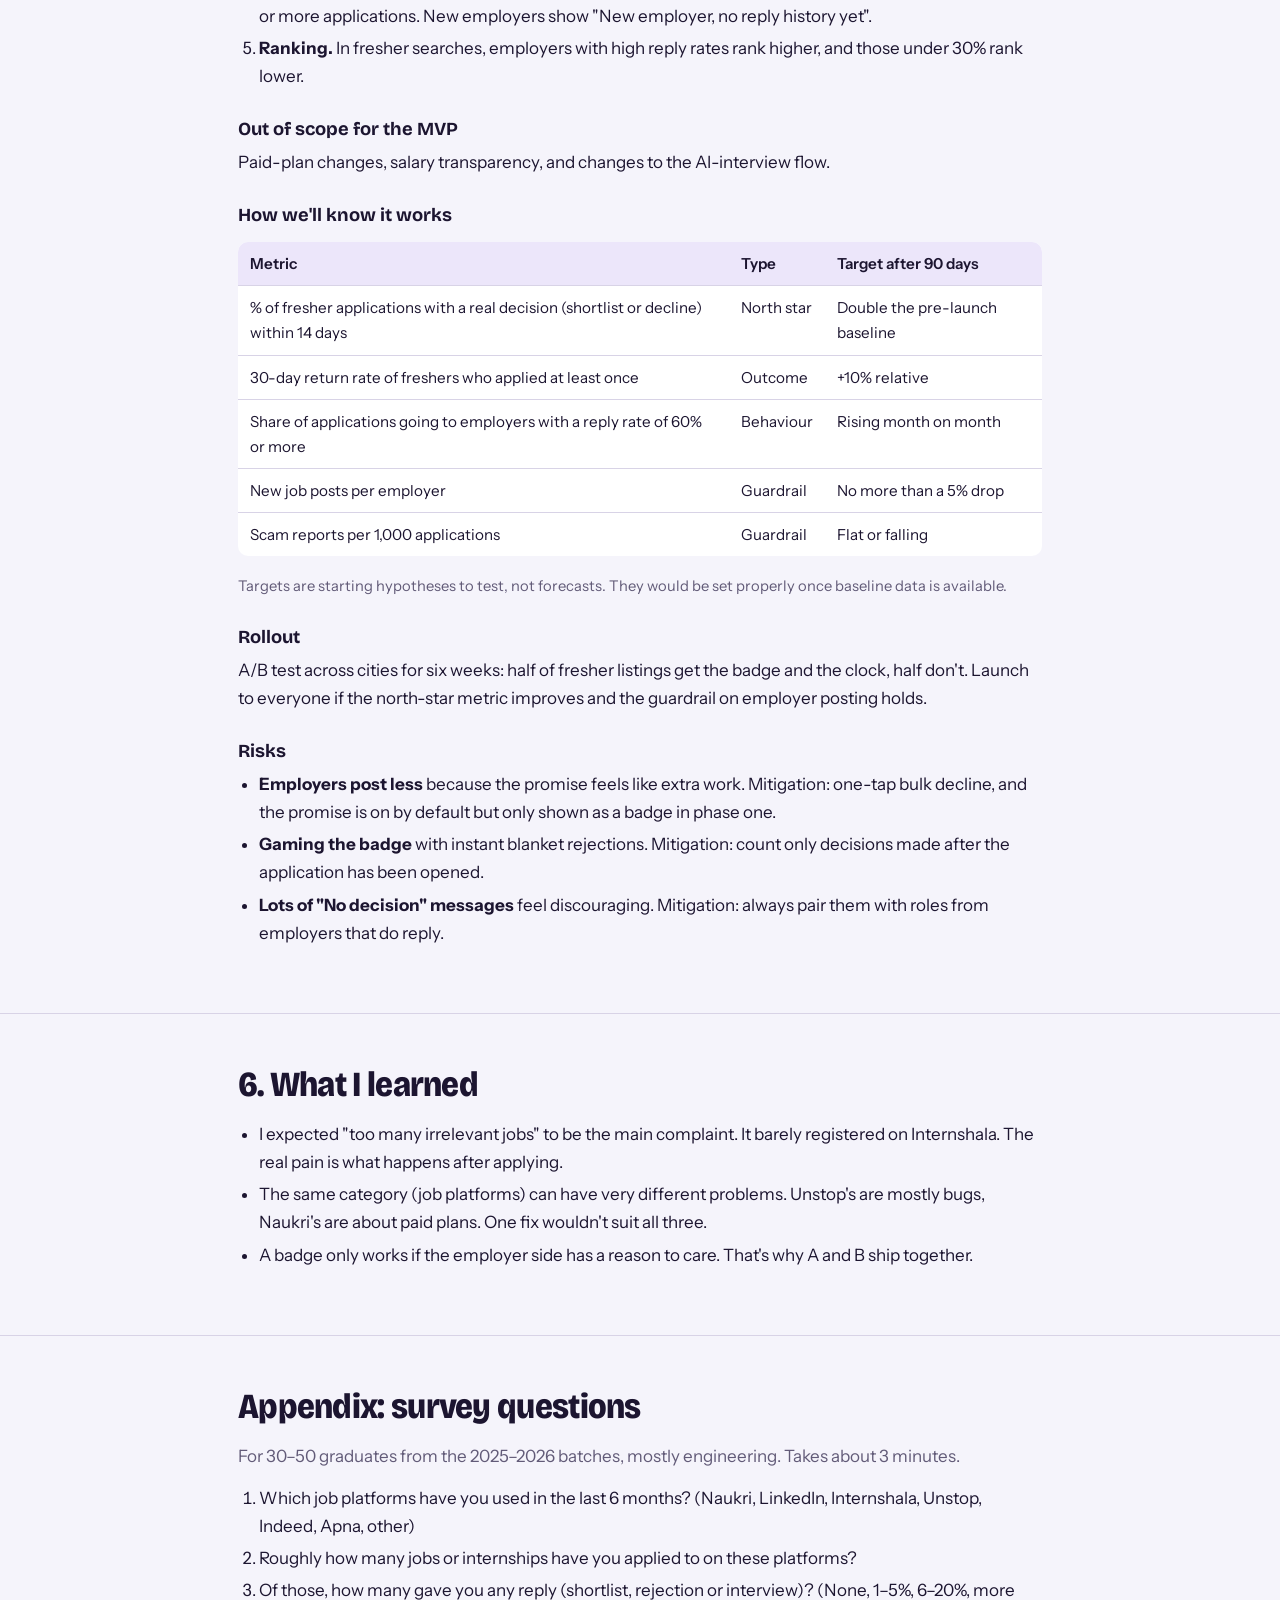
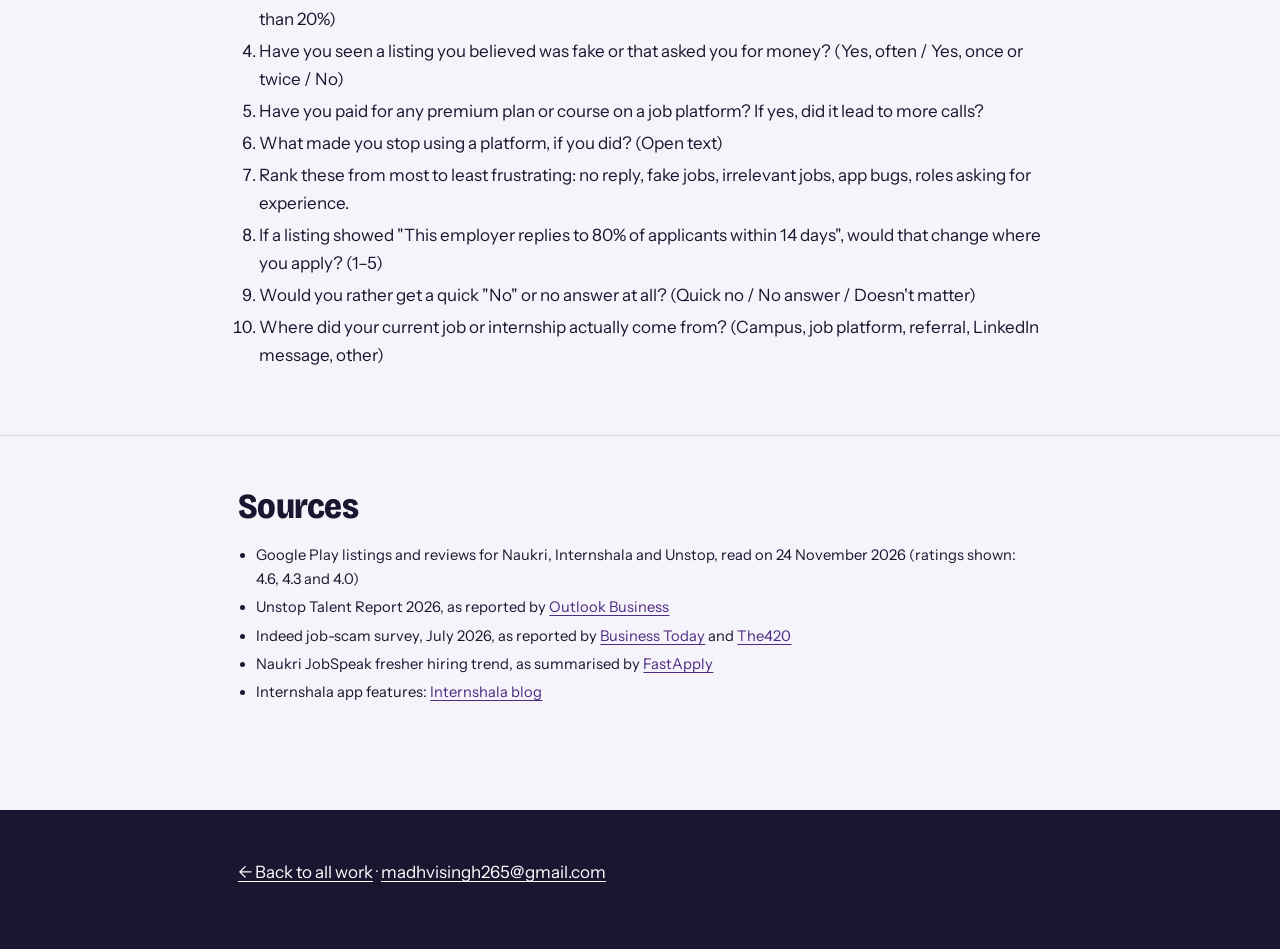
<file: case-studies/fresher-job-platforms.html>
<!DOCTYPE html>
<html lang="en">
<head>
<meta charset="utf-8">
<meta name="viewport" content="width=device-width, initial-scale=1">
<title>Why freshers give up on job apps – Product case study – Madhvi Singh</title>
<meta name="description" content="Product case study: what 1,240 Play Store reviews say about why freshers drop off job platforms, and a PRD for a 'Response Promise' feature on Internshala.">
<link rel="preconnect" href="https://fonts.googleapis.com">
<link rel="preconnect" href="https://fonts.gstatic.com" crossorigin>
<link href="https://fonts.googleapis.com/css2?family=Bricolage+Grotesque:opsz,wdth,wght@12..96,75..100,400..800&family=Instrument+Sans:ital,wght@0,400..700;1,400&display=swap" rel="stylesheet">
<link rel="stylesheet" href="case.css">
</head>
<body>
<div class="wrap">
  <nav aria-label="Main"><a class="mark" href="../index.html">Madhvi Singh</a><a href="../index.html#work">← All work</a></nav>

  <header class="case">
    <p class="kicker">Product case study · Teardown, research and PRD</p>
    <h1>Why freshers give up on job apps</h1>
    <p class="lede">Companies say they are hiring freshers, yet most freshers say they never hear back. I read what 1,240 app reviews actually complain about, then wrote a PRD for the one fix I would ship first.</p>
    <p class="meta"><span>Self-initiated, November 2026</span><span>Platforms: Naukri, Internshala, Unstop</span><span>Not affiliated with any of them</span></p>
    <div class="verdict">
      <h2>The short answer</h2>
      <p>Freshers aren't leaving because the apps are hard to use. They leave because applying feels <strong>pointless</strong> (no reply) or <strong>unsafe</strong> (fake jobs, requests for money). On Naukri and Internshala, those trust problems come up in low-star reviews far more often than bugs do.</p>
      <p><strong>What I'd build first:</strong> a "Response Promise" on Internshala. Every application gets a decision within 14 days, and listings show how reliably each employer replies.</p>
    </div>
  </header>
</div>

<section>
  <div class="wrap">
    <h2 class="sec">1. The problem</h2>
    <p>The market has a strange gap. On the hiring side, the Unstop Talent Report 2026 (37,000+ students, 500 HR leaders) found 87.8% of companies actively recruiting. Yet 85% of engineering students in the same survey were still unplaced. Naukri's JobSpeak index shows fresher hiring growing year on year through 2026. So the jobs exist, and the problem is somewhere between "apply" and "hear back".</p>
    <p>Trust is the other half. In Indeed's July 2026 survey of 1,161 Indian job seekers, 93% had come across suspicious job offers, and 51% weren't confident they could tell a genuine recruiter from a fake one. Gen Z and people with up to two years of experience were hit hardest: 52% said scams had made them miss genuine opportunities.</p>
    <div class="callout"><strong>Problem statement.</strong> A fresher applies to many roles on a job platform, rarely gets any decision, and can't easily tell which listings are real. Each silent or suspicious application teaches them that the platform isn't worth opening.</div>
    <h3>Who this is for</h3>
    <div class="grid2">
      <div class="card"><h4>Primary user: the off-campus fresher</h4><p>A 21–23-year-old graduate from a tier-2 or tier-3 college with no campus placement. Applies in bulk from a phone and has no recruiter network.</p></div>
      <div class="card"><h4>Secondary user: the small employer</h4><p>A startup founder or HR person at an SME posting one or two roles. Gets hundreds of applications and has no time to reject people one by one.</p></div>
    </div>
  </div>
</section>

<section>
  <div class="wrap">
    <h2 class="sec">2. What users actually complain about</h2>
    <p>I pulled the "most relevant" Google Play reviews for each app on 24 November 2026: about 400 per app, 1,240 in total. I kept only the 1–2 star reviews (520) and tagged each one against eight complaint themes using a written keyword codebook. A review can match more than one theme.</p>

    <div class="scroll"><table>
      <caption>Share of 1–2 star reviews mentioning each theme</caption>
      <thead><tr><th>Theme</th><th class="n">Naukri (n=180)</th><th class="n">Internshala (n=214)</th><th class="n">Unstop (n=126)</th></tr></thead>
      <tbody>
        <tr><td>Paid services, upsell or refunds</td><td class="n">43%</td><td class="n">19%</td><td class="n">5%</td></tr>
        <tr><td>Scam, fake or fraud</td><td class="n">18%</td><td class="n">20%</td><td class="n">4%</td></tr>
        <tr><td>No response or "not a single call"</td><td class="n">14%</td><td class="n">16%</td><td class="n">2%</td></tr>
        <tr><td>Irrelevant matches</td><td class="n">11%</td><td class="n">1%</td><td class="n">0%</td></tr>
        <tr><td>Bugs, crashes, login</td><td class="n">10%</td><td class="n">9%</td><td class="n">37%</td></tr>
        <tr><td>Expired or stale listings</td><td class="n">6%</td><td class="n">0.5%</td><td class="n">3%</td></tr>
      </tbody>
    </table></div>

    <h3>Three things the reviews say</h3>
    <ol>
      <li><strong>On the two biggest platforms, the top complaints are about trust, not usability.</strong> Paying for services that produce no calls (Naukri), and fake or fee-charging listings (Internshala), each show up in about one in five low-star reviews or more. Bugs show up in about one in ten.</li>
      <li><strong>Silence is the common thread.</strong> Reviewers describe updating their profile daily, paying for premium, or completing an AI interview, and then hearing nothing. Several Internshala reviewers describe completing the AI interview step and then never getting a decision.</li>
      <li><strong>Unstop is a different case.</strong> Its complaints are mostly about bugs (37%), and it barely has a trust problem in this sample. Its users come mainly for competitions and assessments, so the "apply and wait" loop matters less there.</li>
    </ol>

    <div class="note"><strong>Limits of this data.</strong> Keyword matching misses sarcasm and non-English reviews. "Most relevant" is Google's ordering, not a random sample. Naukri's reviews are almost all from 2026, while Internshala's and Unstop's go back to 2018. Not every reviewer is a fresher. Treat the percentages as a direction, not a measurement. Codebook and counts: <a href="data/review_codebook.md">codebook</a> · <a href="data/review_theme_counts.csv">counts (CSV)</a> · <a href="https://github.com/madhvisingh265/fresher-job-platforms-case-study">GitHub repo</a> (including the script that tags the reviews).</div>

    <h3>Survey of recent graduates (in progress)</h3>
    <p>To check whether reviews match what a typical fresher feels, I'm surveying 30–50 recent engineering graduates. Results will be added here. Questions are in the <a href="#appendix">appendix</a>.</p>
  </div>
</section>

<section>
  <div class="wrap">
    <h2 class="sec">3. Where the journey breaks</h2>
    <p>Mapping the fresher's journey shows the drop-off happens <em>after</em> they apply, which is exactly the part the platform controls least.</p>
    <div class="scroll"><table>
      <thead><tr><th>Step</th><th>What the fresher does</th><th>What goes wrong</th></tr></thead>
      <tbody>
        <tr><td>1. Discover</td><td>Searches "fresher", filters by location</td><td>Some irrelevant or stale listings (minor in reviews)</td></tr>
        <tr><td>2. Judge</td><td>Decides whether a listing is real</td><td>No reliable signal. Fake or fee-charging listings look like real ones</td></tr>
        <tr><td>3. Apply</td><td>One tap, sometimes an AI interview</td><td>Works fine. Effort is low, so people apply in bulk</td></tr>
        <tr><td>4. Wait</td><td>Checks the app for updates</td><td><strong>No decision ever arrives.</strong> The status stays "Applied" forever</td></tr>
        <tr><td>5. Give up or pay</td><td>Stops opening the app, or buys premium</td><td>Premium doesn't fix step 4, so trust drops further</td></tr>
      </tbody>
    </table></div>
    <p class="small muted">Internshala already shows an application dashboard. The gap isn't the tracker. It's that nothing requires the employer to move an application out of "Applied".</p>
  </div>
</section>

<section>
  <div class="wrap">
    <h2 class="sec">4. Options and what to do first</h2>
    <p>I scored four options with RICE (Reach × Impact × Confidence ÷ Effort). These scores are my own estimates for comparing options, not measured values.</p>
    <div class="scroll"><table>
      <thead><tr><th>Option</th><th class="n">Reach (% of fresher applicants per quarter)</th><th class="n">Impact (1–3)</th><th class="n">Confidence</th><th class="n">Effort (person-months)</th><th class="n">RICE</th></tr></thead>
      <tbody>
        <tr><td><strong>A. 14-day decision promise</strong>: employer must shortlist or decline. Unanswered applications auto-close with a clear message</td><td class="n">100</td><td class="n">3</td><td class="n">70%</td><td class="n">3</td><td class="n"><strong>70</strong></td></tr>
        <tr><td><strong>B. Employer reply-rate badge</strong> on each listing, and a ranking boost for employers who reply</td><td class="n">100</td><td class="n">2</td><td class="n">60%</td><td class="n">2</td><td class="n"><strong>60</strong></td></tr>
        <tr><td>C. Verified employer tick and an in-chat warning when someone asks for money</td><td class="n">60</td><td class="n">2</td><td class="n">50%</td><td class="n">2</td><td class="n">30</td></tr>
        <tr><td>D. Make the AI-interview step more reliable</td><td class="n">30</td><td class="n">1</td><td class="n">80%</td><td class="n">3</td><td class="n">8</td></tr>
      </tbody>
    </table></div>
    <p><strong>Decision:</strong> ship A and B together as one feature, "Response Promise". A fixes the silence for the fresher. B gives employers a reason to keep the promise, because responsive employers get more visibility. C is next on the roadmap, since a reply-rate signal also makes fake listings stand out.</p>
  </div>
</section>

<section>
  <div class="wrap">
    <h2 class="sec">5. PRD: Response Promise</h2>
    <h3>Goal</h3>
    <p>Every fresher who applies gets a clear outcome within 14 days, and can see before applying which employers actually reply.</p>
    <h3>User stories</h3>
    <ul>
      <li>As a fresher, I want to know within two weeks whether I'm moving forward, so I can stop waiting and focus elsewhere.</li>
      <li>As a fresher, I want to see how often an employer replies before I apply, so I spend my applications where they'll be read.</li>
      <li>As an employer, I want to decline many applicants in one action, so keeping the promise doesn't cost me hours.</li>
    </ul>
    <h3>Requirements (MVP)</h3>
    <ol>
      <li><strong>Decision clock.</strong> Each application shows "Decision expected by [date]" (14 days from applying).</li>
      <li><strong>Employer nudges.</strong> Employers get reminders on day 7 and day 12, plus a one-tap "Decline all unreviewed" action with a polite template.</li>
      <li><strong>Auto-close.</strong> On day 14, any undecided application closes as "No decision from employer". The fresher gets a short, honest message and three similar roles from employers that reply.</li>
      <li><strong>Reply-rate badge.</strong> Listings show "Replies to X% of applicants within 14 days" once an employer has 20 or more applications. New employers show "New employer, no reply history yet".</li>
      <li><strong>Ranking.</strong> In fresher searches, employers with high reply rates rank higher, and those under 30% rank lower.</li>
    </ol>
    <h3>Out of scope for the MVP</h3>
    <p>Paid-plan changes, salary transparency, and changes to the AI-interview flow.</p>
    <h3>How we'll know it works</h3>
    <div class="scroll"><table>
      <thead><tr><th>Metric</th><th>Type</th><th>Target after 90 days</th></tr></thead>
      <tbody>
        <tr><td>% of fresher applications with a real decision (shortlist or decline) within 14 days</td><td>North star</td><td>Double the pre-launch baseline</td></tr>
        <tr><td>30-day return rate of freshers who applied at least once</td><td>Outcome</td><td>+10% relative</td></tr>
        <tr><td>Share of applications going to employers with a reply rate of 60% or more</td><td>Behaviour</td><td>Rising month on month</td></tr>
        <tr><td>New job posts per employer</td><td>Guardrail</td><td>No more than a 5% drop</td></tr>
        <tr><td>Scam reports per 1,000 applications</td><td>Guardrail</td><td>Flat or falling</td></tr>
      </tbody>
    </table></div>
    <p class="small muted">Targets are starting hypotheses to test, not forecasts. They would be set properly once baseline data is available.</p>
    <h3>Rollout</h3>
    <p>A/B test across cities for six weeks: half of fresher listings get the badge and the clock, half don't. Launch to everyone if the north-star metric improves and the guardrail on employer posting holds.</p>
    <h3>Risks</h3>
    <ul>
      <li><strong>Employers post less</strong> because the promise feels like extra work. Mitigation: one-tap bulk decline, and the promise is on by default but only shown as a badge in phase one.</li>
      <li><strong>Gaming the badge</strong> with instant blanket rejections. Mitigation: count only decisions made after the application has been opened.</li>
      <li><strong>Lots of "No decision" messages</strong> feel discouraging. Mitigation: always pair them with roles from employers that do reply.</li>
    </ul>
  </div>
</section>

<section>
  <div class="wrap">
    <h2 class="sec">6. What I learned</h2>
    <ul>
      <li>I expected "too many irrelevant jobs" to be the main complaint. It barely registered on Internshala. The real pain is what happens after applying.</li>
      <li>The same category (job platforms) can have very different problems. Unstop's are mostly bugs, Naukri's are about paid plans. One fix wouldn't suit all three.</li>
      <li>A badge only works if the employer side has a reason to care. That's why A and B ship together.</li>
    </ul>
  </div>
</section>

<section id="appendix">
  <div class="wrap">
    <h2 class="sec">Appendix: survey questions</h2>
    <p class="muted">For 30–50 graduates from the 2025–2026 batches, mostly engineering. Takes about 3 minutes.</p>
    <ol>
      <li>Which job platforms have you used in the last 6 months? (Naukri, LinkedIn, Internshala, Unstop, Indeed, Apna, other)</li>
      <li>Roughly how many jobs or internships have you applied to on these platforms?</li>
      <li>Of those, how many gave you any reply (shortlist, rejection or interview)? (None, 1–5%, 6–20%, more than 20%)</li>
      <li>Have you seen a listing you believed was fake or that asked you for money? (Yes, often / Yes, once or twice / No)</li>
      <li>Have you paid for any premium plan or course on a job platform? If yes, did it lead to more calls?</li>
      <li>What made you stop using a platform, if you did? (Open text)</li>
      <li>Rank these from most to least frustrating: no reply, fake jobs, irrelevant jobs, app bugs, roles asking for experience.</li>
      <li>If a listing showed "This employer replies to 80% of applicants within 14 days", would that change where you apply? (1–5)</li>
      <li>Would you rather get a quick "No" or no answer at all? (Quick no / No answer / Doesn't matter)</li>
      <li>Where did your current job or internship actually come from? (Campus, job platform, referral, LinkedIn message, other)</li>
    </ol>
  </div>
</section>

<section>
  <div class="wrap">
    <h2 class="sec">Sources</h2>
    <ul class="small">
      <li>Google Play listings and reviews for Naukri, Internshala and Unstop, read on 24 November 2026 (ratings shown: 4.6, 4.3 and 4.0)</li>
      <li>Unstop Talent Report 2026, as reported by <a href="https://www.outlookbusiness.com/corporate/jobs-are-there-but-most-students-arent-getting-them-heres-why">Outlook Business</a></li>
      <li>Indeed job-scam survey, July 2026, as reported by <a href="https://www.businesstoday.in/jobs/story/more-than-9-in-10-job-seekers-encounter-fake-job-offers-542006-2026-07-09">Business Today</a> and <a href="https://the420.in/?p=108913">The420</a></li>
      <li>Naukri JobSpeak fresher hiring trend, as summarised by <a href="https://blog.fastapply.co/fresher-jobs-2026-where-to-find-and-apply">FastApply</a></li>
      <li>Internshala app features: <a href="https://internshala.com/blog/?p=27388">Internshala blog</a></li>
    </ul>
  </div>
</section>

<footer><div class="wrap"><p><a href="../index.html#work">← Back to all work</a> · <a href="mailto:madhvisingh265@gmail.com">madhvisingh265@gmail.com</a></p></div></footer>
</body>
</html>
</file>
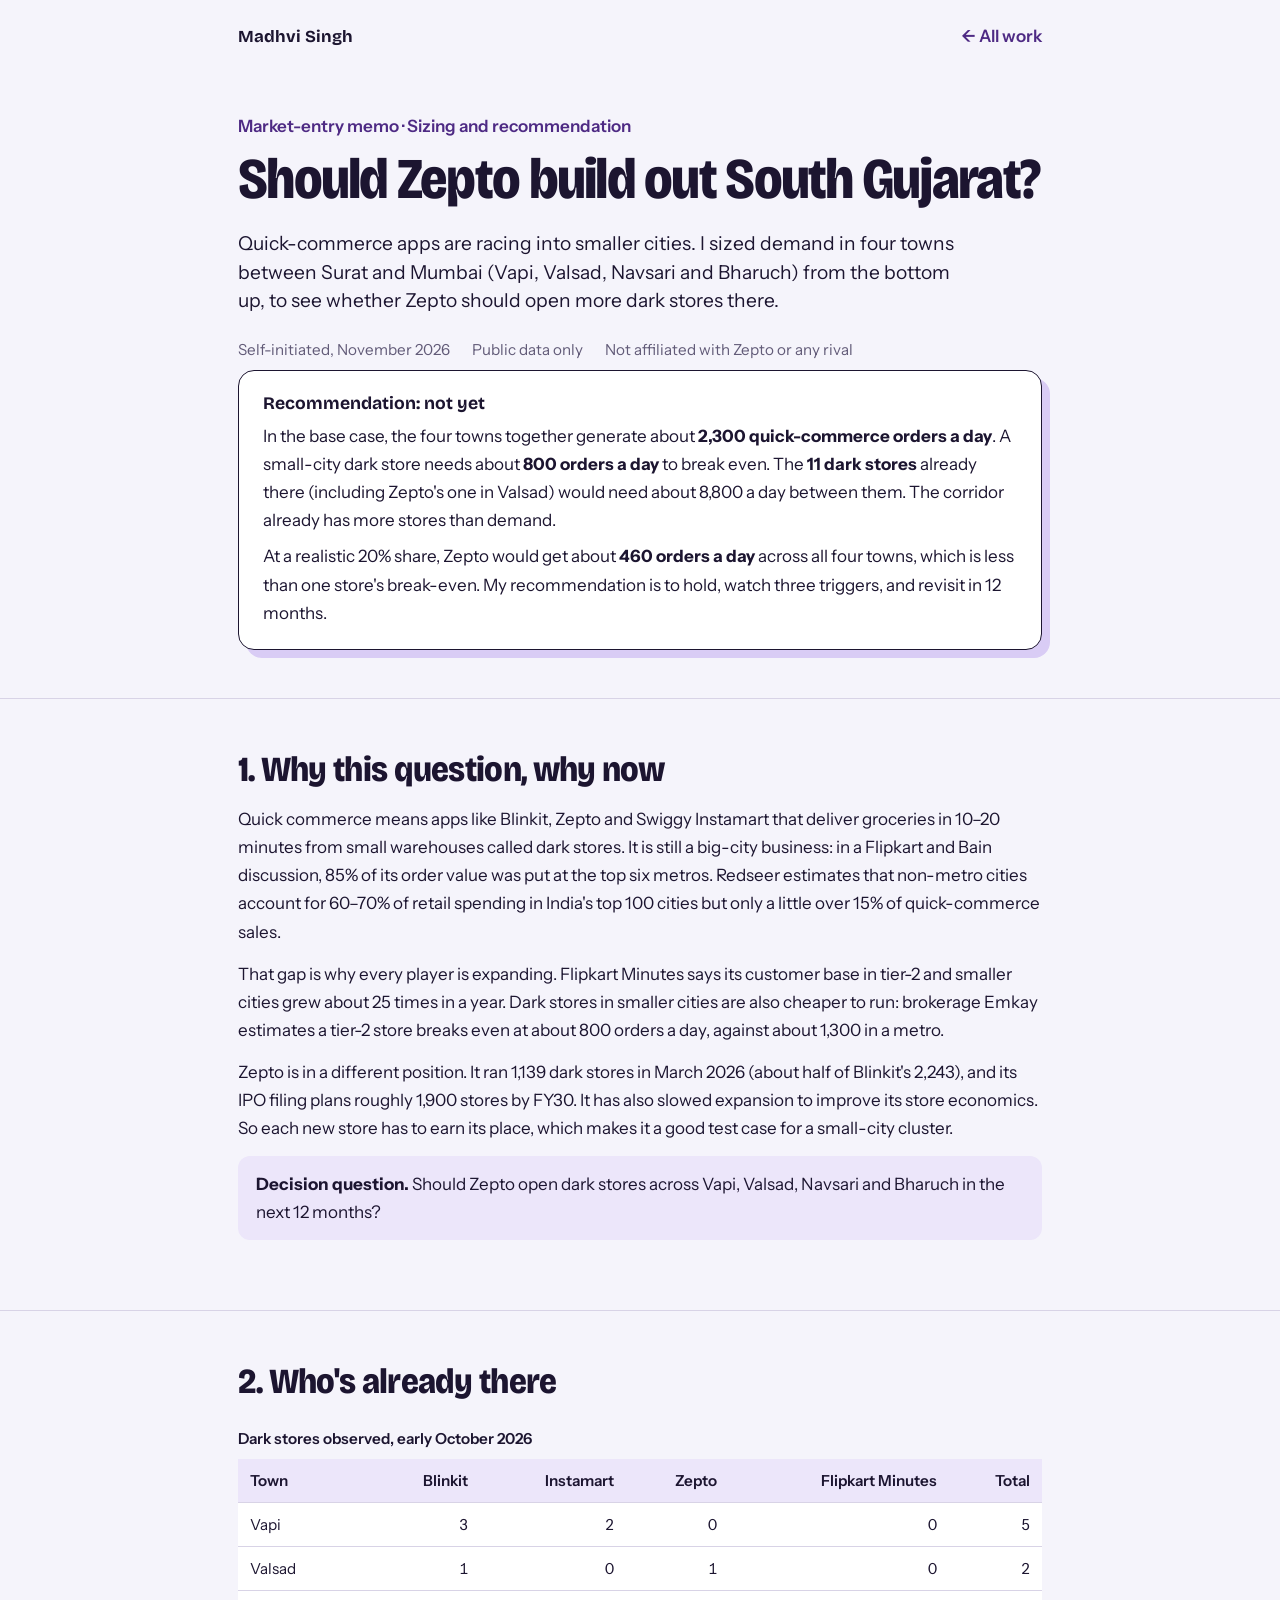
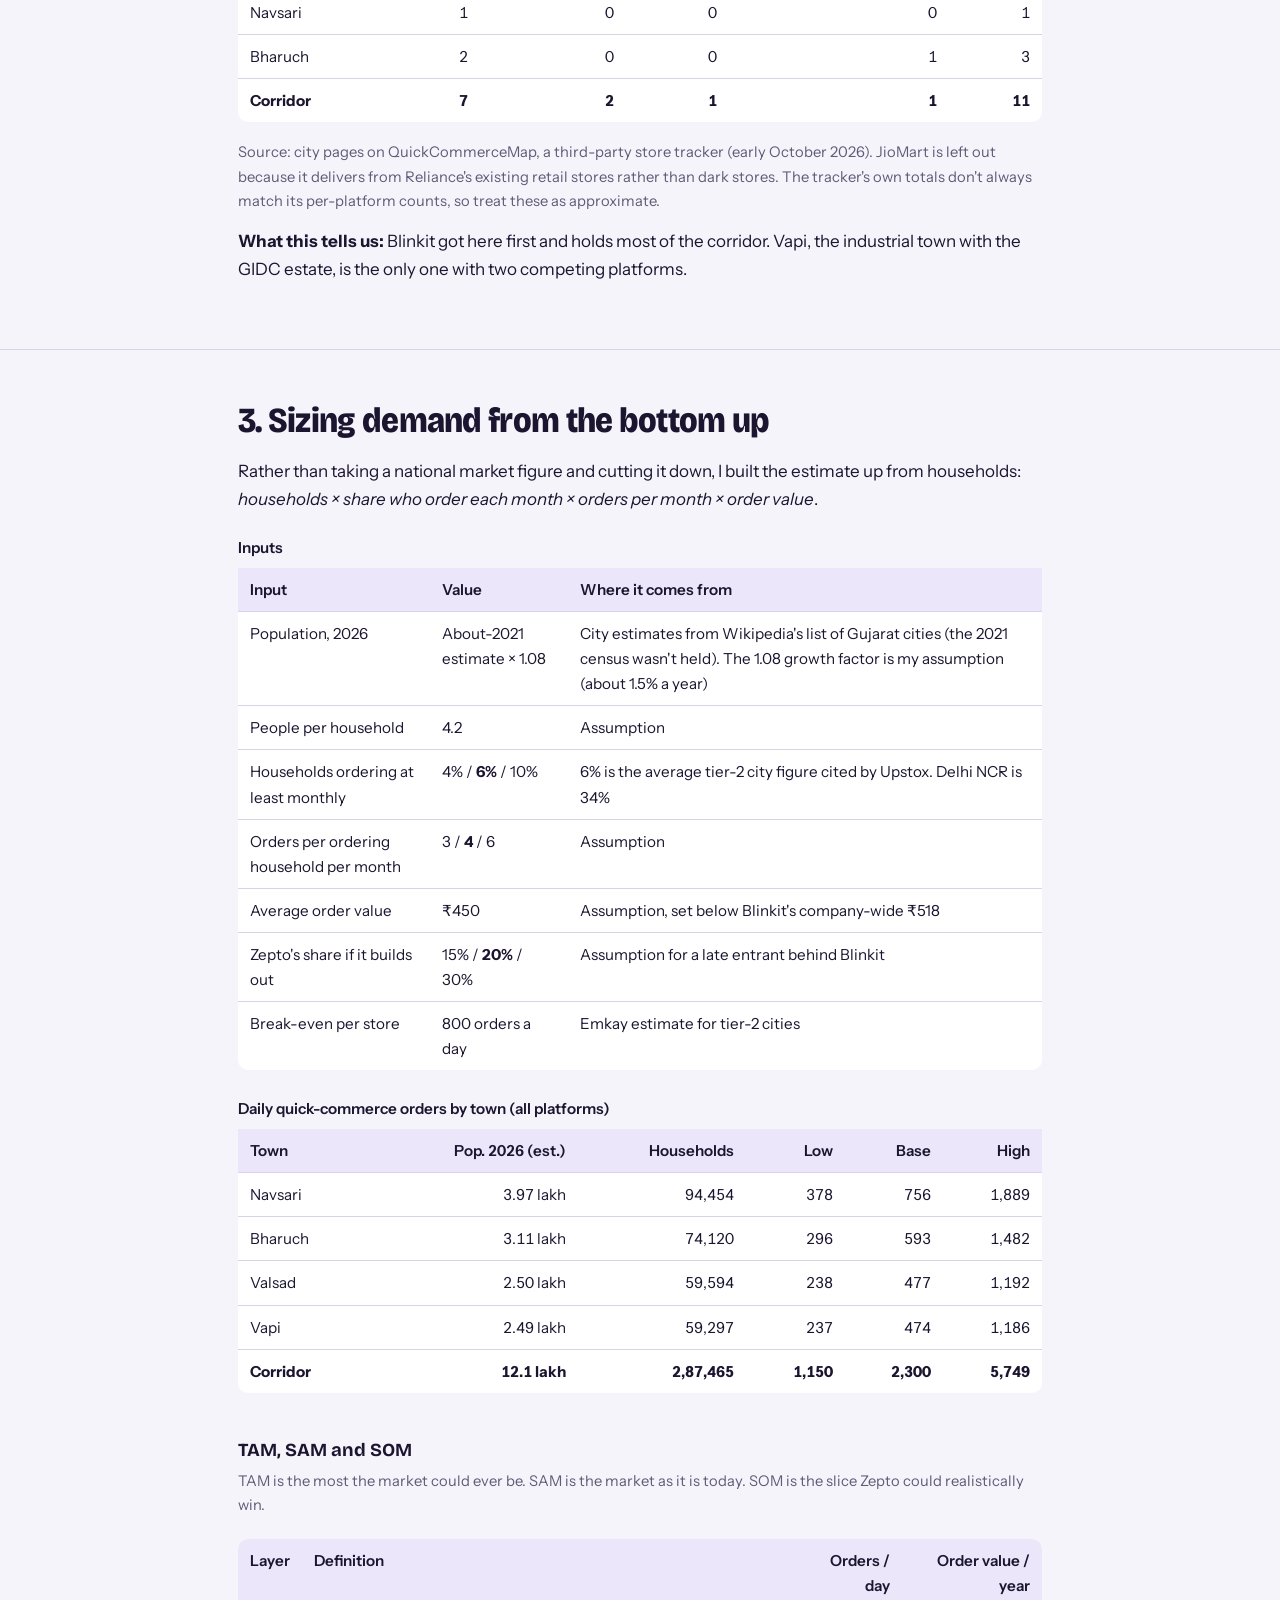
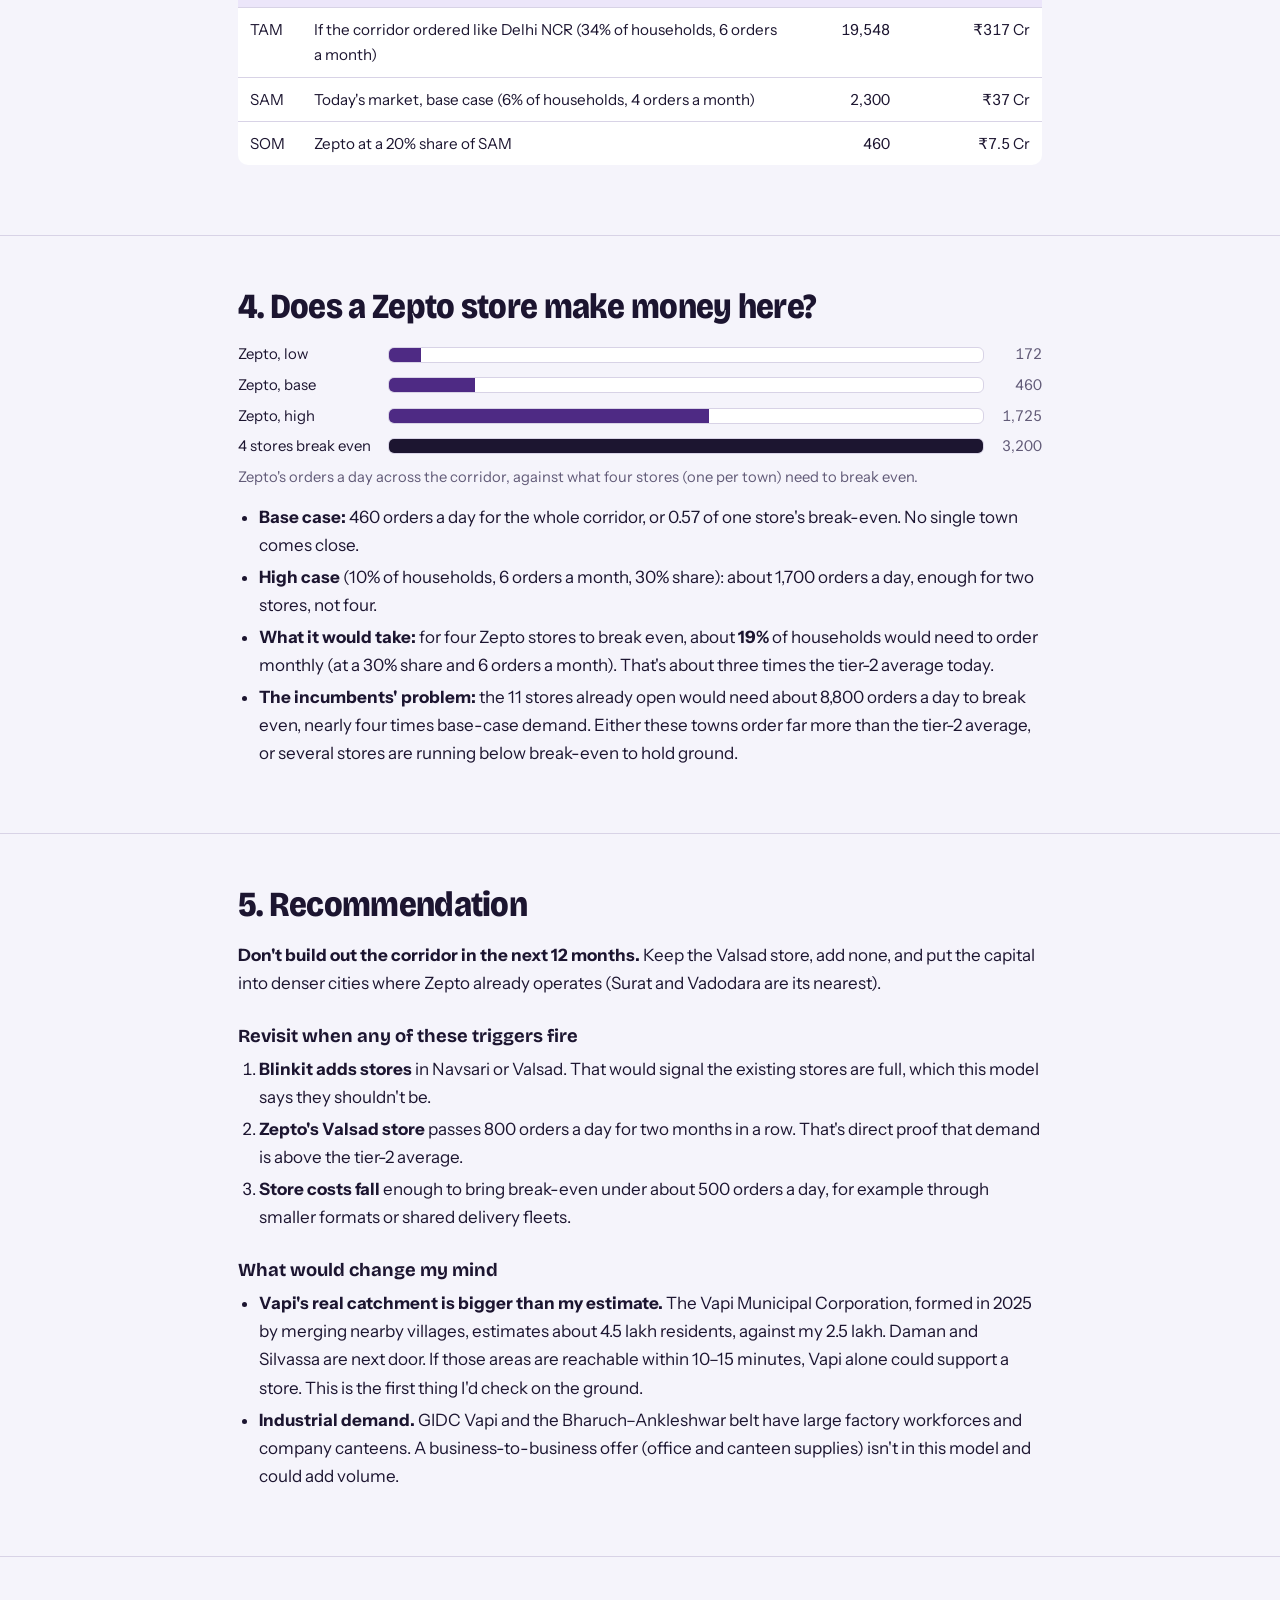
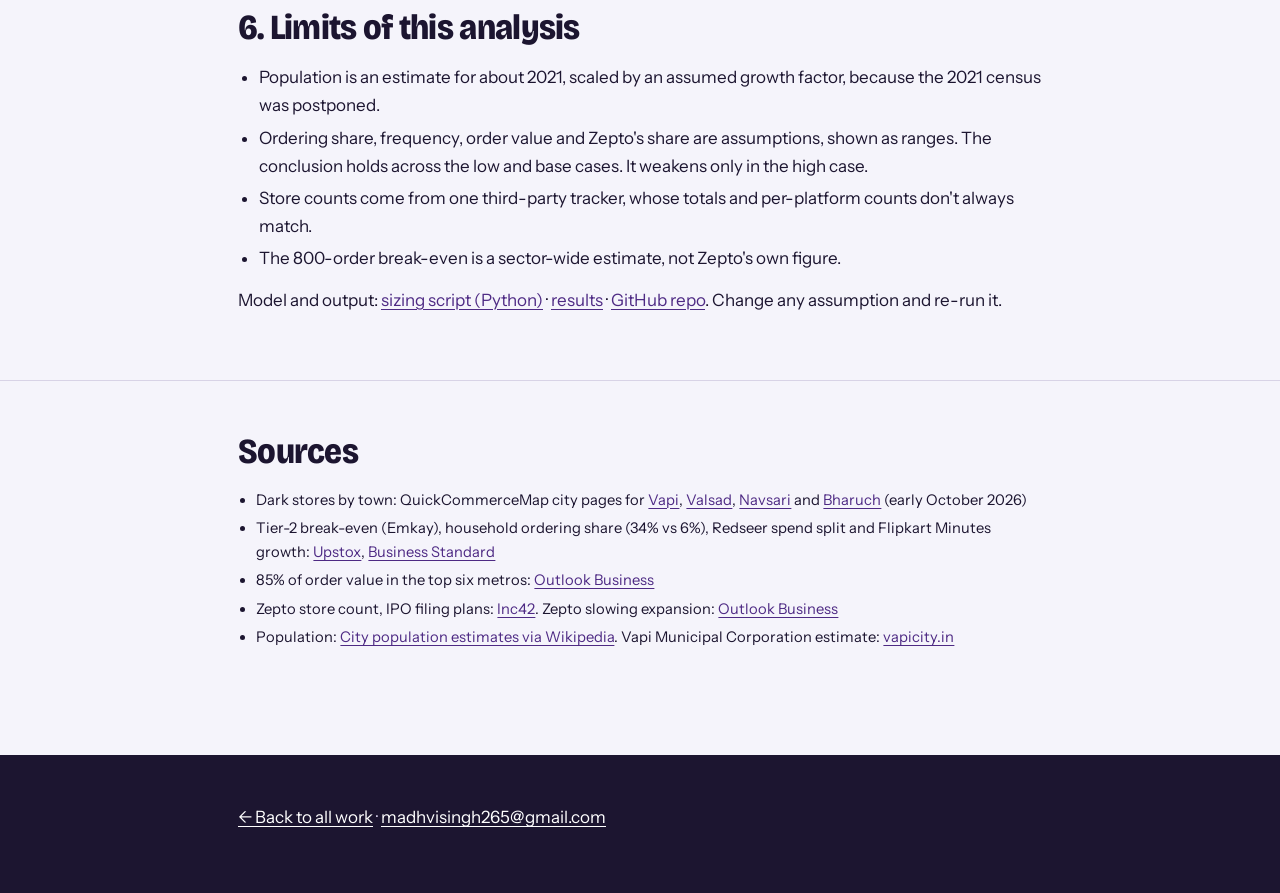
<file: case-studies/quick-commerce-south-gujarat.html>
<!DOCTYPE html>
<html lang="en">
<head>
<meta charset="utf-8">
<meta name="viewport" content="width=device-width, initial-scale=1">
<title>Should Zepto build out South Gujarat? – Market-entry memo – Madhvi Singh</title>
<meta name="description" content="Market-entry decision memo: bottom-up sizing of quick commerce in Vapi, Valsad, Navsari and Bharuch, and whether Zepto should open more dark stores there.">
<link rel="preconnect" href="https://fonts.googleapis.com">
<link rel="preconnect" href="https://fonts.gstatic.com" crossorigin>
<link href="https://fonts.googleapis.com/css2?family=Bricolage+Grotesque:opsz,wdth,wght@12..96,75..100,400..800&family=Instrument+Sans:ital,wght@0,400..700;1,400&display=swap" rel="stylesheet">
<link rel="stylesheet" href="case.css">
</head>
<body>
<div class="wrap">
  <nav aria-label="Main"><a class="mark" href="../index.html">Madhvi Singh</a><a href="../index.html#work">← All work</a></nav>

  <header class="case">
    <p class="kicker">Market-entry memo · Sizing and recommendation</p>
    <h1>Should Zepto build out South Gujarat?</h1>
    <p class="lede">Quick-commerce apps are racing into smaller cities. I sized demand in four towns between Surat and Mumbai (Vapi, Valsad, Navsari and Bharuch) from the bottom up, to see whether Zepto should open more dark stores there.</p>
    <p class="meta"><span>Self-initiated, November 2026</span><span>Public data only</span><span>Not affiliated with Zepto or any rival</span></p>
    <div class="verdict">
      <h2>Recommendation: not yet</h2>
      <p>In the base case, the four towns together generate about <strong>2,300 quick-commerce orders a day</strong>. A small-city dark store needs about <strong>800 orders a day</strong> to break even. The <strong>11 dark stores</strong> already there (including Zepto's one in Valsad) would need about 8,800 a day between them. The corridor already has more stores than demand.</p>
      <p>At a realistic 20% share, Zepto would get about <strong>460 orders a day</strong> across all four towns, which is less than one store's break-even. My recommendation is to hold, watch three triggers, and revisit in 12 months.</p>
    </div>
  </header>
</div>

<section>
  <div class="wrap">
    <h2 class="sec">1. Why this question, why now</h2>
    <p>Quick commerce means apps like Blinkit, Zepto and Swiggy Instamart that deliver groceries in 10–20 minutes from small warehouses called dark stores. It is still a big-city business: in a Flipkart and Bain discussion, 85% of its order value was put at the top six metros. Redseer estimates that non-metro cities account for 60–70% of retail spending in India's top 100 cities but only a little over 15% of quick-commerce sales.</p>
    <p>That gap is why every player is expanding. Flipkart Minutes says its customer base in tier-2 and smaller cities grew about 25 times in a year. Dark stores in smaller cities are also cheaper to run: brokerage Emkay estimates a tier-2 store breaks even at about 800 orders a day, against about 1,300 in a metro.</p>
    <p>Zepto is in a different position. It ran 1,139 dark stores in March 2026 (about half of Blinkit's 2,243), and its IPO filing plans roughly 1,900 stores by FY30. It has also slowed expansion to improve its store economics. So each new store has to earn its place, which makes it a good test case for a small-city cluster.</p>
    <div class="callout"><strong>Decision question.</strong> Should Zepto open dark stores across Vapi, Valsad, Navsari and Bharuch in the next 12 months?</div>
  </div>
</section>

<section>
  <div class="wrap">
    <h2 class="sec">2. Who's already there</h2>
    <div class="scroll"><table>
      <caption>Dark stores observed, early October 2026</caption>
      <thead><tr><th>Town</th><th class="n">Blinkit</th><th class="n">Instamart</th><th class="n">Zepto</th><th class="n">Flipkart Minutes</th><th class="n">Total</th></tr></thead>
      <tbody>
        <tr><td>Vapi</td><td class="n">3</td><td class="n">2</td><td class="n">0</td><td class="n">0</td><td class="n">5</td></tr>
        <tr><td>Valsad</td><td class="n">1</td><td class="n">0</td><td class="n">1</td><td class="n">0</td><td class="n">2</td></tr>
        <tr><td>Navsari</td><td class="n">1</td><td class="n">0</td><td class="n">0</td><td class="n">0</td><td class="n">1</td></tr>
        <tr><td>Bharuch</td><td class="n">2</td><td class="n">0</td><td class="n">0</td><td class="n">1</td><td class="n">3</td></tr>
        <tr><td><strong>Corridor</strong></td><td class="n"><strong>7</strong></td><td class="n"><strong>2</strong></td><td class="n"><strong>1</strong></td><td class="n"><strong>1</strong></td><td class="n"><strong>11</strong></td></tr>
      </tbody>
    </table></div>
    <p class="small muted">Source: city pages on QuickCommerceMap, a third-party store tracker (early October 2026). JioMart is left out because it delivers from Reliance's existing retail stores rather than dark stores. The tracker's own totals don't always match its per-platform counts, so treat these as approximate.</p>
    <p><strong>What this tells us:</strong> Blinkit got here first and holds most of the corridor. Vapi, the industrial town with the GIDC estate, is the only one with two competing platforms.</p>
  </div>
</section>

<section>
  <div class="wrap">
    <h2 class="sec">3. Sizing demand from the bottom up</h2>
    <p>Rather than taking a national market figure and cutting it down, I built the estimate up from households: <em>households × share who order each month × orders per month × order value</em>.</p>

    <div class="scroll"><table>
      <caption>Inputs</caption>
      <thead><tr><th>Input</th><th>Value</th><th>Where it comes from</th></tr></thead>
      <tbody>
        <tr><td>Population, 2026</td><td>About-2021 estimate × 1.08</td><td>City estimates from Wikipedia's list of Gujarat cities (the 2021 census wasn't held). The 1.08 growth factor is my assumption (about 1.5% a year)</td></tr>
        <tr><td>People per household</td><td>4.2</td><td>Assumption</td></tr>
        <tr><td>Households ordering at least monthly</td><td>4% / <strong>6%</strong> / 10%</td><td>6% is the average tier-2 city figure cited by Upstox. Delhi NCR is 34%</td></tr>
        <tr><td>Orders per ordering household per month</td><td>3 / <strong>4</strong> / 6</td><td>Assumption</td></tr>
        <tr><td>Average order value</td><td>₹450</td><td>Assumption, set below Blinkit's company-wide ₹518</td></tr>
        <tr><td>Zepto's share if it builds out</td><td>15% / <strong>20%</strong> / 30%</td><td>Assumption for a late entrant behind Blinkit</td></tr>
        <tr><td>Break-even per store</td><td>800 orders a day</td><td>Emkay estimate for tier-2 cities</td></tr>
      </tbody>
    </table></div>

    <div class="scroll"><table>
      <caption>Daily quick-commerce orders by town (all platforms)</caption>
      <thead><tr><th>Town</th><th class="n">Pop. 2026 (est.)</th><th class="n">Households</th><th class="n">Low</th><th class="n">Base</th><th class="n">High</th></tr></thead>
      <tbody>
        <tr><td>Navsari</td><td class="n">3.97 lakh</td><td class="n">94,454</td><td class="n">378</td><td class="n">756</td><td class="n">1,889</td></tr>
        <tr><td>Bharuch</td><td class="n">3.11 lakh</td><td class="n">74,120</td><td class="n">296</td><td class="n">593</td><td class="n">1,482</td></tr>
        <tr><td>Valsad</td><td class="n">2.50 lakh</td><td class="n">59,594</td><td class="n">238</td><td class="n">477</td><td class="n">1,192</td></tr>
        <tr><td>Vapi</td><td class="n">2.49 lakh</td><td class="n">59,297</td><td class="n">237</td><td class="n">474</td><td class="n">1,186</td></tr>
        <tr><td><strong>Corridor</strong></td><td class="n"><strong>12.1 lakh</strong></td><td class="n"><strong>2,87,465</strong></td><td class="n"><strong>1,150</strong></td><td class="n"><strong>2,300</strong></td><td class="n"><strong>5,749</strong></td></tr>
      </tbody>
    </table></div>

    <h3>TAM, SAM and SOM</h3>
    <p class="muted small">TAM is the most the market could ever be. SAM is the market as it is today. SOM is the slice Zepto could realistically win.</p>
    <div class="scroll"><table>
      <thead><tr><th>Layer</th><th>Definition</th><th class="n">Orders / day</th><th class="n">Order value / year</th></tr></thead>
      <tbody>
        <tr><td>TAM</td><td>If the corridor ordered like Delhi NCR (34% of households, 6 orders a month)</td><td class="n">19,548</td><td class="n">₹317 Cr</td></tr>
        <tr><td>SAM</td><td>Today's market, base case (6% of households, 4 orders a month)</td><td class="n">2,300</td><td class="n">₹37 Cr</td></tr>
        <tr><td>SOM</td><td>Zepto at a 20% share of SAM</td><td class="n">460</td><td class="n">₹7.5 Cr</td></tr>
      </tbody>
    </table></div>
  </div>
</section>

<section>
  <div class="wrap">
    <h2 class="sec">4. Does a Zepto store make money here?</h2>
    <div class="bar"><span>Zepto, low</span><div class="track"><div class="fill" style="width:5.4%"></div></div><span class="v">172</span></div>
    <div class="bar"><span>Zepto, base</span><div class="track"><div class="fill" style="width:14.4%"></div></div><span class="v">460</span></div>
    <div class="bar"><span>Zepto, high</span><div class="track"><div class="fill" style="width:53.9%"></div></div><span class="v">1,725</span></div>
    <div class="bar"><span>4 stores break even</span><div class="track"><div class="fill" style="width:100%;background:var(--ink)"></div></div><span class="v">3,200</span></div>
    <p class="small muted">Zepto's orders a day across the corridor, against what four stores (one per town) need to break even.</p>
    <ul>
      <li><strong>Base case:</strong> 460 orders a day for the whole corridor, or 0.57 of one store's break-even. No single town comes close.</li>
      <li><strong>High case</strong> (10% of households, 6 orders a month, 30% share): about 1,700 orders a day, enough for two stores, not four.</li>
      <li><strong>What it would take:</strong> for four Zepto stores to break even, about <strong>19%</strong> of households would need to order monthly (at a 30% share and 6 orders a month). That's about three times the tier-2 average today.</li>
      <li><strong>The incumbents' problem:</strong> the 11 stores already open would need about 8,800 orders a day to break even, nearly four times base-case demand. Either these towns order far more than the tier-2 average, or several stores are running below break-even to hold ground.</li>
    </ul>
  </div>
</section>

<section>
  <div class="wrap">
    <h2 class="sec">5. Recommendation</h2>
    <p><strong>Don't build out the corridor in the next 12 months.</strong> Keep the Valsad store, add none, and put the capital into denser cities where Zepto already operates (Surat and Vadodara are its nearest).</p>
    <h3>Revisit when any of these triggers fire</h3>
    <ol>
      <li><strong>Blinkit adds stores</strong> in Navsari or Valsad. That would signal the existing stores are full, which this model says they shouldn't be.</li>
      <li><strong>Zepto's Valsad store</strong> passes 800 orders a day for two months in a row. That's direct proof that demand is above the tier-2 average.</li>
      <li><strong>Store costs fall</strong> enough to bring break-even under about 500 orders a day, for example through smaller formats or shared delivery fleets.</li>
    </ol>
    <h3>What would change my mind</h3>
    <ul>
      <li><strong>Vapi's real catchment is bigger than my estimate.</strong> The Vapi Municipal Corporation, formed in 2025 by merging nearby villages, estimates about 4.5 lakh residents, against my 2.5 lakh. Daman and Silvassa are next door. If those areas are reachable within 10–15 minutes, Vapi alone could support a store. This is the first thing I'd check on the ground.</li>
      <li><strong>Industrial demand.</strong> GIDC Vapi and the Bharuch–Ankleshwar belt have large factory workforces and company canteens. A business-to-business offer (office and canteen supplies) isn't in this model and could add volume.</li>
    </ul>
  </div>
</section>

<section>
  <div class="wrap">
    <h2 class="sec">6. Limits of this analysis</h2>
    <ul>
      <li>Population is an estimate for about 2021, scaled by an assumed growth factor, because the 2021 census was postponed.</li>
      <li>Ordering share, frequency, order value and Zepto's share are assumptions, shown as ranges. The conclusion holds across the low and base cases. It weakens only in the high case.</li>
      <li>Store counts come from one third-party tracker, whose totals and per-platform counts don't always match.</li>
      <li>The 800-order break-even is a sector-wide estimate, not Zepto's own figure.</li>
    </ul>
    <p>Model and output: <a href="data/quick_commerce_sizing.py">sizing script (Python)</a> · <a href="data/quick_commerce_sizing_output.txt">results</a> · <a href="https://github.com/madhvisingh265/quick-commerce-south-gujarat">GitHub repo</a>. Change any assumption and re-run it.</p>
  </div>
</section>

<section>
  <div class="wrap">
    <h2 class="sec">Sources</h2>
    <ul class="small">
      <li>Dark stores by town: QuickCommerceMap city pages for <a href="https://quickcommercemap.com/cities/vapi">Vapi</a>, <a href="https://quickcommercemap.com/cities/valsad">Valsad</a>, <a href="https://quickcommercemap.com/cities/navsari">Navsari</a> and <a href="https://quickcommercemap.com/cities/bharuch">Bharuch</a> (early October 2026)</li>
      <li>Tier-2 break-even (Emkay), household ordering share (34% vs 6%), Redseer spend split and Flipkart Minutes growth: <a href="https://upstox.com/news/upstox-originals/investing/flipkart-minutes-is-finding-its-next-customers-in-smaller-cities-can-the-economics-work/article-201368/">Upstox</a>, <a href="https://www.business-standard.com/industry/news/blinkit-zomato-tailor-quick-commerce-for-india-s-tier-2-tier-3-cities-125123000066_1.html">Business Standard</a></li>
      <li>85% of order value in the top six metros: <a href="https://www.outlookbusiness.com/interviews/can-quick-commerce-scale-beyond-metros-flipkart-bain-execs-decode">Outlook Business</a></li>
      <li>Zepto store count, IPO filing plans: <a href="https://inc42.com/?p=564526">Inc42</a>. Zepto slowing expansion: <a href="https://www.outlookbusiness.com/explainers/has-quick-commerce-growth-hit-a-speed-bump-inside-blinkit-instamart-zeptos-q1-fy26-performance">Outlook Business</a></li>
      <li>Population: <a href="https://en.wikipedia.org/wiki/List_of_cities_in_Gujarat_by_population">City population estimates via Wikipedia</a>. Vapi Municipal Corporation estimate: <a href="https://vapicity.in/history">vapicity.in</a></li>
    </ul>
  </div>
</section>

<footer><div class="wrap"><p><a href="../index.html#work">← Back to all work</a> · <a href="mailto:madhvisingh265@gmail.com">madhvisingh265@gmail.com</a></p></div></footer>
</body>
</html>
</file>
<file: case-studies/case.css>
:root{
  --paper:#F5F4FB; --ink:#1C1530; --plum:#4E2A84; --lilac:#D9CCF5; --lilac-soft:#ECE6FA;
  --done:#2F7A57; --muted:#625B78; --rule:#D8D3E6; --warn:#8A4B00; --warn-soft:#FBEFD9;
  --display:"Bricolage Grotesque", "Segoe UI", system-ui, sans-serif;
  --body:"Instrument Sans", "Segoe UI", system-ui, sans-serif;
}
*{box-sizing:border-box}
html{scroll-behavior:smooth}
body{margin:0;background:var(--paper);color:var(--ink);font:400 1.0625rem/1.65 var(--body);-webkit-font-smoothing:antialiased}
a{color:var(--plum);text-underline-offset:3px;text-decoration-thickness:1px}
a:hover{text-decoration-thickness:2px}
:focus-visible{outline:3px solid var(--plum);outline-offset:3px;border-radius:4px}
.wrap{max-width:860px;margin:0 auto;padding:0 28px}
nav{display:flex;justify-content:space-between;align-items:center;padding:22px 0}
nav a{font-weight:600;text-decoration:none}
nav .mark{font:700 1.05rem var(--display);color:var(--ink)}
header.case{padding:40px 0 48px}
.kicker{color:var(--plum);font-weight:600;margin:0 0 10px}
h1{font:800 clamp(2.2rem,5.2vw,3.6rem)/1.02 var(--display);font-variation-settings:"wdth" 85;letter-spacing:-.03em;margin:0 0 20px}
.lede{font-size:1.2rem;line-height:1.5;margin:0 0 22px;max-width:56ch}
.meta{display:flex;flex-wrap:wrap;gap:8px 22px;color:var(--muted);font-size:.95rem;margin:0}
.verdict{background:#fff;border:1.5px solid var(--ink);border-radius:16px;padding:22px 24px;box-shadow:8px 8px 0 var(--lilac);margin:8px 0 0}
.verdict h2{font:700 1.1rem var(--display);margin:0 0 8px}
.verdict p{margin:0 0 8px}
.verdict p:last-child{margin:0}
section{padding:52px 0;border-top:1px solid var(--rule)}
h2.sec{font:800 clamp(1.6rem,3.2vw,2.2rem)/1.1 var(--display);font-variation-settings:"wdth" 88;letter-spacing:-.02em;margin:0 0 16px}
h3{font:700 1.15rem var(--display);margin:28px 0 8px}
p{margin:0 0 14px}
ul,ol{padding-left:1.25em;margin:0 0 14px}
li{margin:4px 0}
.muted{color:var(--muted)}
.small{font-size:.92rem}
table{width:100%;border-collapse:collapse;margin:8px 0 18px;font-size:.95rem;background:#fff;border-radius:10px;overflow:hidden}
caption{text-align:left;font-weight:600;padding:0 0 8px;color:var(--ink)}
th,td{padding:9px 12px;border-bottom:1px solid var(--rule);text-align:left;vertical-align:top}
th{background:var(--lilac-soft);font-weight:600}
td.n,th.n{text-align:right;font-variant-numeric:tabular-nums}
tr:last-child td{border-bottom:0}
.scroll{overflow-x:auto}
.callout{background:var(--lilac-soft);border-radius:12px;padding:14px 18px;margin:10px 0 18px}
.note{background:var(--warn-soft);color:#4a2d00;border-radius:12px;padding:12px 16px;margin:10px 0 18px;font-size:.95rem}
.bar{display:grid;grid-template-columns:140px 1fr 48px;gap:10px;align-items:center;margin:6px 0;font-size:.93rem}
.bar .track{background:#fff;border:1px solid var(--rule);border-radius:6px;height:16px;overflow:hidden}
.bar .fill{background:var(--plum);height:100%}
.bar .v{text-align:right;font-variant-numeric:tabular-nums;color:var(--muted)}
.grid2{display:grid;grid-template-columns:1fr 1fr;gap:20px 32px}
.card{background:#fff;border:1px solid var(--rule);border-radius:12px;padding:16px 18px}
.card h4{font:700 1.02rem var(--display);margin:0 0 6px}
.card p{margin:0;font-size:.95rem}
footer{background:var(--ink);color:#C9C2DD;padding:48px 0;margin-top:40px}
footer a{color:#fff}
@media (max-width:640px){.wrap{padding:0 20px}.grid2{grid-template-columns:1fr}.bar{grid-template-columns:110px 1fr 40px}}
</file>
